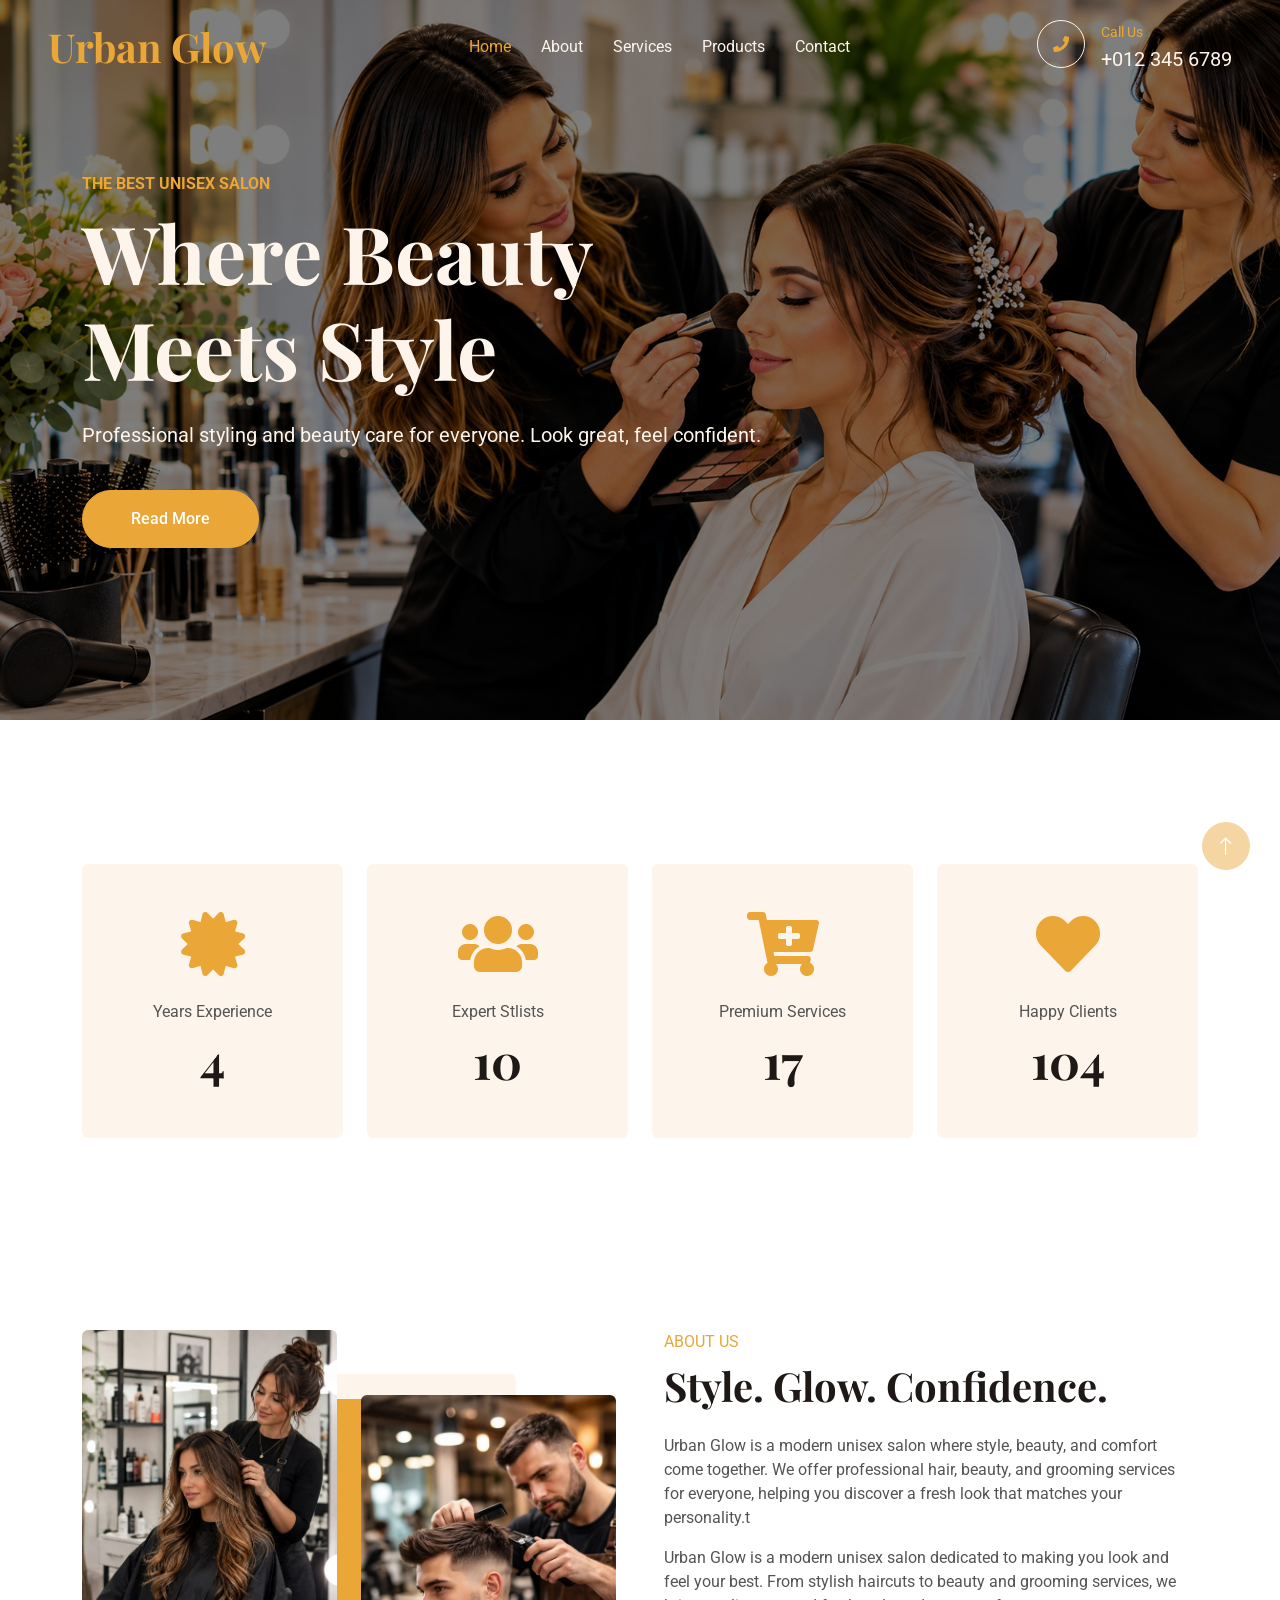
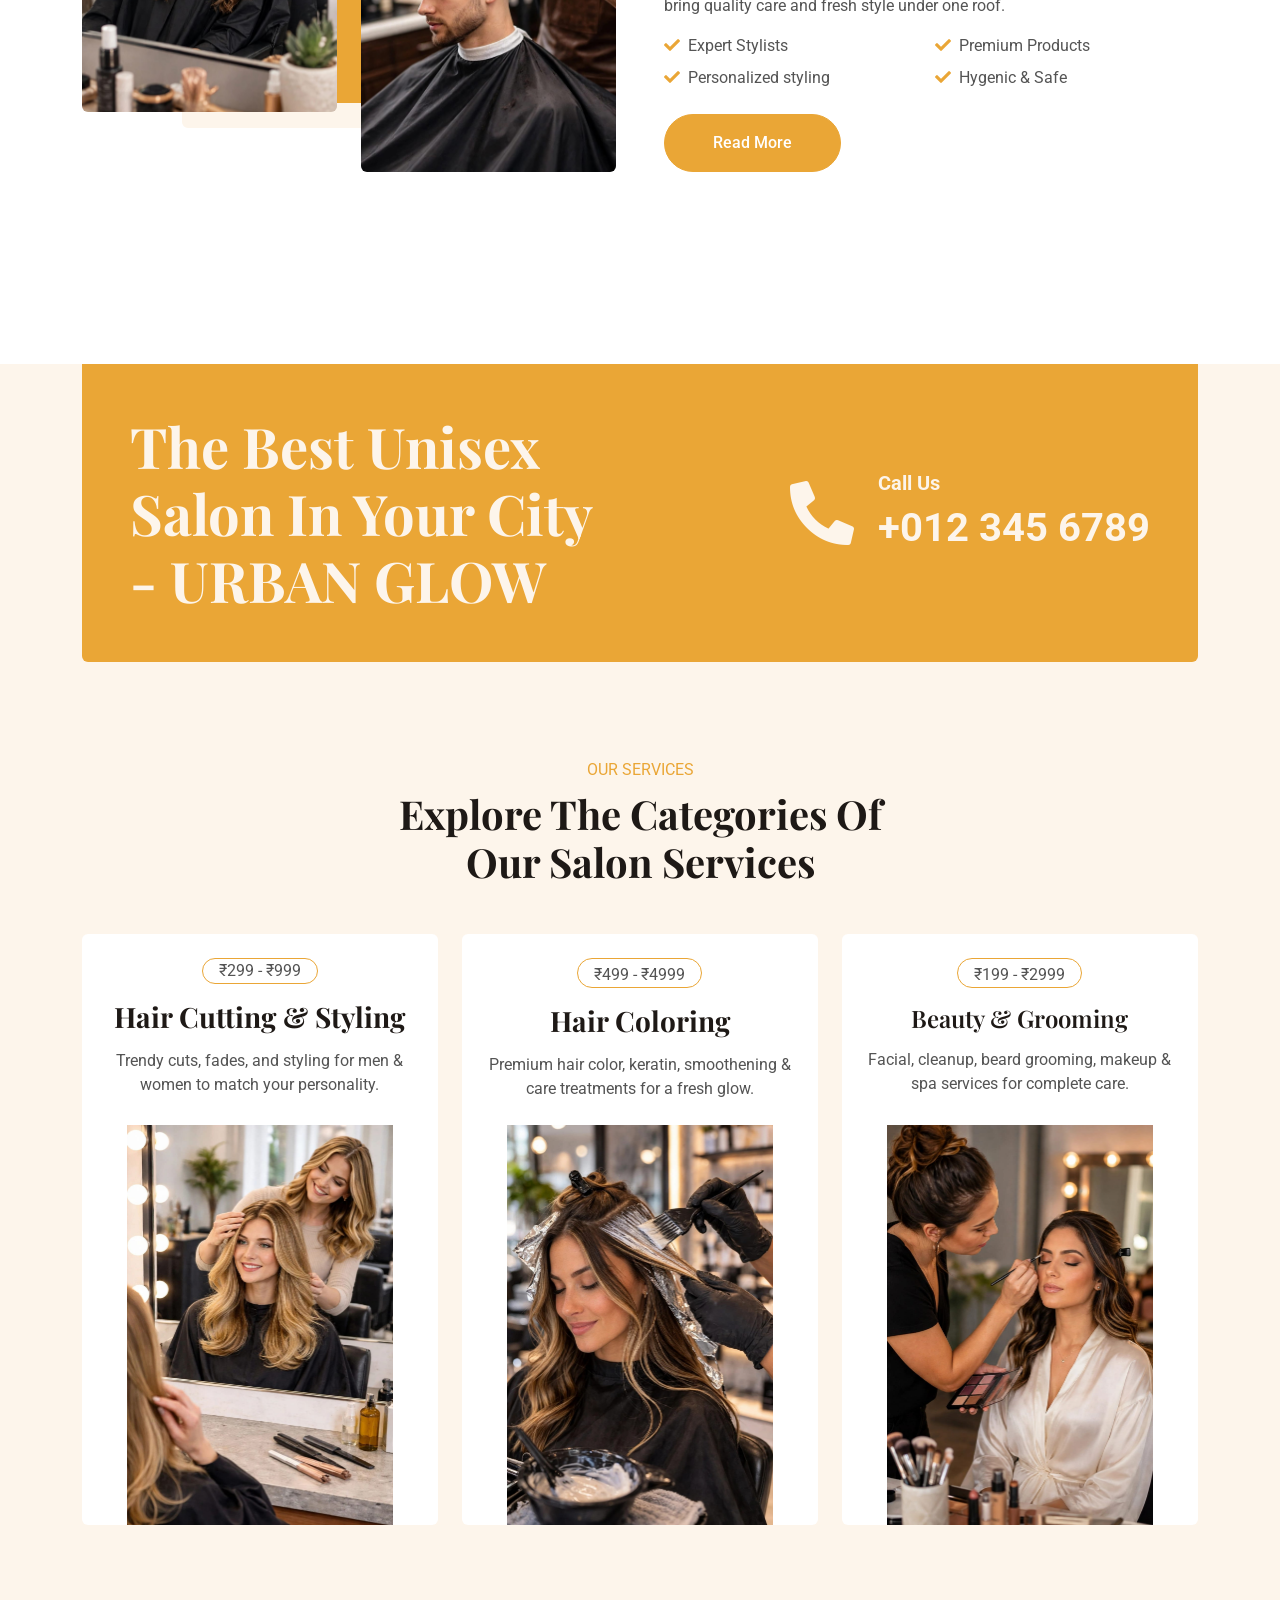
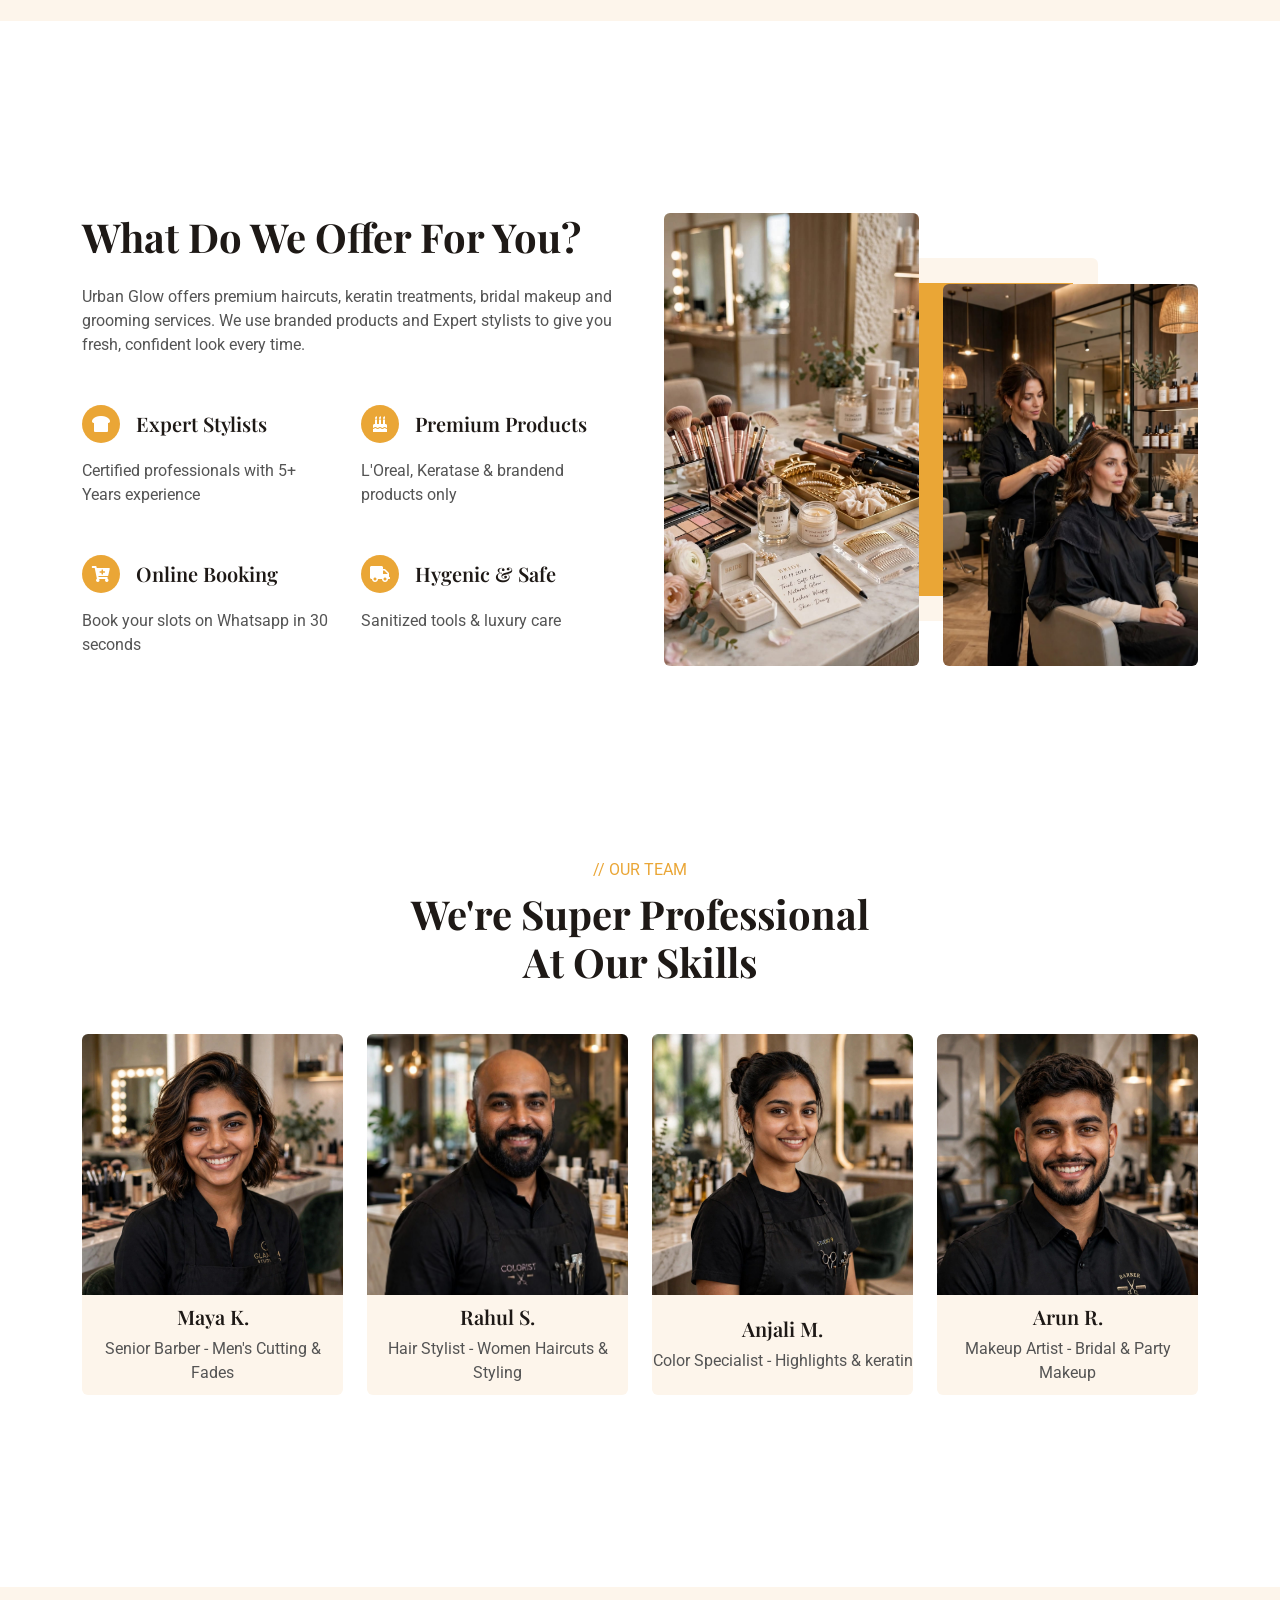
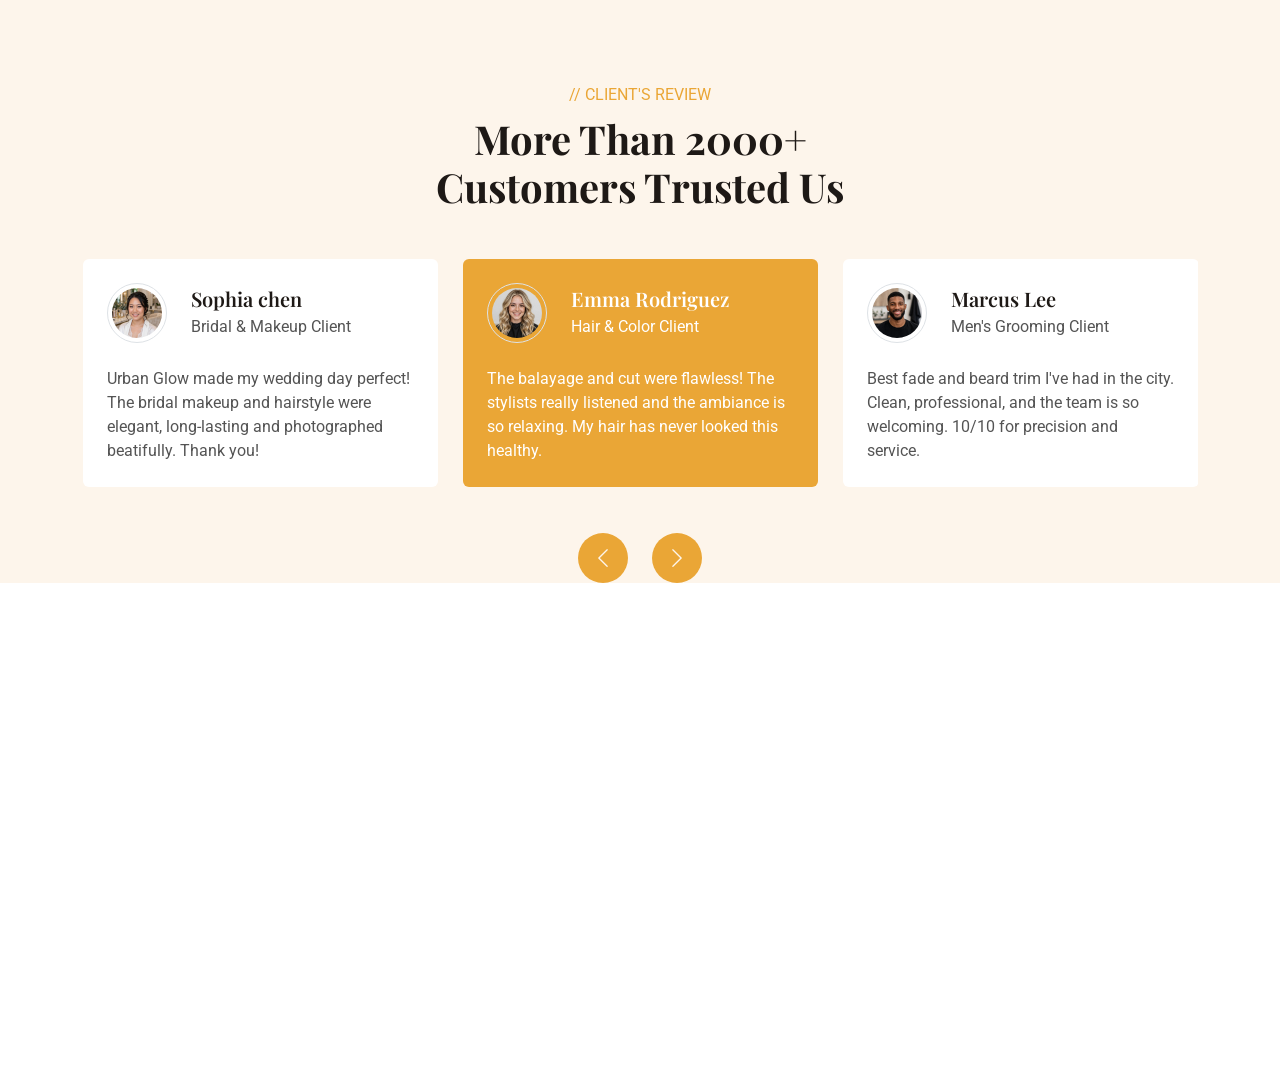
<file: index.html>
<!DOCTYPE html>
<html lang="en">

<head>
    <meta charset="utf-8">
    <title>Urban Glow Salon - Website</title>
    <meta content="width=device-width, initial-scale=1.0" name="viewport">
    <meta content="" name="keywords">
    <meta content="" name="description">

    <!-- Favicon -->
    <link href="img/favicon.ico" rel="icon">

    <!-- Google Web Fonts -->
    <link rel="preconnect" href="https://fonts.googleapis.com">
    <link rel="preconnect" href="https://fonts.gstatic.com" crossorigin>
    <link href="https://fonts.googleapis.com/css2?family=Roboto:wght@400;500&family=Playfair+Display:wght@600;700&display=swap" rel="stylesheet"> 

    <!-- Icon Font Stylesheet -->
    <link href="https://cdnjs.cloudflare.com/ajax/libs/font-awesome/5.10.0/css/all.min.css" rel="stylesheet">
    <link href="https://cdn.jsdelivr.net/npm/bootstrap-icons@1.4.1/font/bootstrap-icons.css" rel="stylesheet">

    <!-- Libraries Stylesheet -->
    <link href="lib/animate/animate.min.css" rel="stylesheet">
    <link href="lib/owlcarousel/assets/owl.carousel.min.css" rel="stylesheet">

    <!-- Customized Bootstrap Stylesheet -->
    <link href="css/bootstrap.min.css" rel="stylesheet">

    <!-- Template Stylesheet -->
    <link href="css/style.css" rel="stylesheet">
</head>

<body>
    <!-- Spinner Start -->
    <div id="spinner" class="show bg-white position-fixed translate-middle w-100 vh-100 top-50 start-50 d-flex align-items-center justify-content-center">
        <div class="spinner-grow text-primary" role="status"></div>
    </div>
    <!-- Spinner End -->


    <!-- Topbar Start -->
    <!-- <div class="container-fluid top-bar bg-dark text-light px-0 wow fadeIn" data-wow-delay="0.1s">
        <div class="row gx-0 align-items-center d-none d-lg-flex">
            <div class="col-lg-6 px-5 text-start">
                <ol class="breadcrumb mb-0">
                    <li class="breadcrumb-item"><a class="small text-light" href="#">Home</a></li>
                    <li class="breadcrumb-item"><a class="small text-light" href="#">Career</a></li>
                    <li class="breadcrumb-item"><a class="small text-light" href="#">Terms</a></li>
                    <li class="breadcrumb-item"><a class="small text-light" href="#">Privacy</a></li>
                </ol>
            </div>
            <div class="col-lg-6 px-5 text-end">
                <small>Follow us:</small>
                <div class="h-100 d-inline-flex align-items-center">
                    <a class="btn-lg-square text-primary border-end rounded-0" href=""><i class="fab fa-facebook-f"></i></a>
                    <a class="btn-lg-square text-primary border-end rounded-0" href=""><i class="fab fa-twitter"></i></a>
                    <a class="btn-lg-square text-primary border-end rounded-0" href=""><i class="fab fa-linkedin-in"></i></a>
                    <a class="btn-lg-square text-primary pe-0" href=""><i class="fab fa-instagram"></i></a>
                </div>
            </div>
        </div>
    </div> -->
    <!-- Topbar End -->


    <!-- Navbar Start -->
    <nav class="navbar navbar-expand-lg navbar-dark fixed-top py-lg-0 px-lg-5 wow fadeIn" data-wow-delay="0.1s">
        <a href="index.html" class="navbar-brand ms-4 ms-lg-0">
            <h1 class="text-primary m-0">Urban Glow</h1>
        </a>
        <button type="button" class="navbar-toggler me-4" data-bs-toggle="collapse" data-bs-target="#navbarCollapse">
            <span class="navbar-toggler-icon"></span>
        </button>
        <div class="collapse navbar-collapse" id="navbarCollapse">
            <div class="navbar-nav mx-auto p-4 p-lg-0">
                <a href="index.html" class="nav-item nav-link active">Home</a>
                <a href="about.html" class="nav-item nav-link">About</a>
                <a href="service.html" class="nav-item nav-link">Services</a>
                <a href="product.html" class="nav-item nav-link">Products</a>
                <!-- <div class="nav-item dropdown">
                    <a href="#" class="nav-link dropdown-toggle" data-bs-toggle="dropdown">Pages</a>
                    <div class="dropdown-menu m-0">
                        <a href="team.html" class="dropdown-item">Our Team</a>
                        <a href="testimonial.html" class="dropdown-item">Testimonial</a>
                        <a href="404.html" class="dropdown-item">404 Page</a>
                    </div>
                </div> -->
                <a href="contact.html" class="nav-item nav-link">Contact</a>
            </div>
            <div class=" d-none d-lg-flex">
                <div class="flex-shrink-0 btn-lg-square border border-light rounded-circle">
                    <i class="fa fa-phone text-primary"></i>
                </div>
                <div class="ps-3">
                    <small class="text-primary mb-0">Call Us</small>
                    <p class="text-light fs-5 mb-0">+012 345 6789</p>
                </div>
            </div>
        </div>
    </nav>
    <!-- Navbar End -->


    <!-- Carousel Start -->
    <div class="container-fluid p-0 pb-5 wow fadeIn" data-wow-delay="0.1s">
        <div class="owl-carousel header-carousel position-relative">
            <div class="owl-carousel-item position-relative">
                <img class="img-fluid" src="img/backgroundimg1.png" alt="">
                <div class="owl-carousel-inner">
                    <div class="container">
                        <div class="row justify-content-start">
                            <div class="col-lg-8">
                                <p class="text-primary text-uppercase fw-bold mb-2"> The Best Unisex Salon</p>
                                <h1 class="display-1 text-light mb-4 animated slideInDown">Where Beauty Meets Style</h1>
                                <p class="text-light fs-5 mb-4 pb-3">Professional styling and beauty care for everyone. Look great, feel confident.</p>
                                <a href="" class="btn btn-primary rounded-pill py-3 px-5">Read More</a>
                            </div>
                        </div>
                    </div>
                </div>
            </div>
            <!-- <div class="owl-carousel-item position-relative">
                <img class="img-fluid" src="img/carousel-2.jpg" alt="">
                <div class="owl-carousel-inner">
                    <div class="container">
                        <div class="row justify-content-start">
                            <div class="col-lg-8">
                                <p class="text-primary text-uppercase fw-bold mb-2">// The Best Bakery</p>
                                <h1 class="display-1 text-light mb-4 animated slideInDown">We Bake With Passion</h1>
                                <p class="text-light fs-5 mb-4 pb-3">Vero elitr justo clita lorem. Ipsum dolor sed stet sit diam rebum ipsum.</p>
                                <a href="" class="btn btn-primary rounded-pill py-3 px-5">Read More</a>
                            </div>
                        </div>
                    </div>
                </div>
            </div> -->
        </div>
    </div>
    <!-- Carousel End -->


    <!-- Facts Start -->
    <div class="container-fluid py-6">
        <div class="container">
            <div class="row g-4">
                <div class="col-lg-3 col-md-6 wow fadeIn" data-wow-delay="0.1s">
                    <div class="fact-item bg-light rounded text-center h-100 p-5">
                        <i class="fa fa-certificate fa-4x text-primary mb-4"></i>
                        <p class="mb-2">Years Experience</p>
                        <h1 class="display-5 mb-0" data-toggle="counter-up">10</h1>
                    </div>
                </div>
                <div class="col-lg-3 col-md-6 wow fadeIn" data-wow-delay="0.3s">
                    <div class="fact-item bg-light rounded text-center h-100 p-5">
                        <i class="fa fa-users fa-4x text-primary mb-4"></i>
                        <p class="mb-2">Expert Stlists</p>
                        <h1 class="display-5 mb-0" data-toggle="counter-up">25</h1>
                    </div>
                </div>
                <div class="col-lg-3 col-md-6 wow fadeIn" data-wow-delay="0.5s">
                    <div class="fact-item bg-light rounded text-center h-100 p-5">
                        <i class="fa fa-cart-plus fa-4x text-primary mb-4"></i>
                        <p class="mb-2">Premium Services</p>
                        <h1 class="display-5 mb-0" data-toggle="counter-up">40</h1>
                    </div>
                </div>
                <div class="col-lg-3 col-md-6 wow fadeIn" data-wow-delay="0.7s">
                    <div class="fact-item bg-light rounded text-center h-100 p-5">
                        <i class="fa fa-heart fa-4x text-primary mb-4"></i>
                        <p class="mb-2">Happy Clients</p>
                        <h1 class="display-5 mb-0" data-toggle="counter-up">250</h1>
                    </div>
                </div>
            </div>
        </div>
    </div>
    <!-- Facts End -->


    <!-- About Start -->
    <div class="container-fluid py-6">
        <div class="container">
            <div class="row g-5">
                <div class="col-lg-6 wow fadeInUp" data-wow-delay="0.1s">
                    <div class="row img-twice position-relative h-100">
                        <div class="col-6">
                            <img class="img-fluid rounded" src="img/girl1.jpeg" alt="">
                        </div>
                        <div class="col-6 align-self-end">
                            <img class="img-fluid rounded" src="img/men1.jpeg" alt="">
                        </div>
                    </div>
                </div>
                <div class="col-lg-6 wow fadeInUp" data-wow-delay="0.5s">
                    <div class="h-100">
                        <p class="text-primary text-uppercase mb-2">About Us</p>
                        <h1 class="display-6 mb-4">Style. Glow. Confidence.</h1>

                        <p>Urban Glow is a modern unisex salon where style, beauty, and comfort come together. We offer professional hair, beauty, and grooming services for everyone, helping you discover a fresh look that matches your personality.t</p>

                        <p>Urban Glow is a modern unisex salon dedicated to making you look and feel your best. From stylish haircuts to beauty and grooming services, we bring quality care and fresh style under one roof.</p>

                        <div class="row g-2 mb-4">
                            <div class="col-sm-6">
                                <i class="fa fa-check text-primary me-2"></i>Expert Stylists
                            </div>
                            <div class="col-sm-6">
                                <i class="fa fa-check text-primary me-2"></i>Premium Products
                            </div>
                            <div class="col-sm-6">
                                <i class="fa fa-check text-primary me-2"></i>Personalized styling
                            </div>
                            <div class="col-sm-6">
                                <i class="fa fa-check text-primary me-2"></i>Hygenic & Safe
                            </div>
                        </div>
                        <a class="btn btn-primary rounded-pill py-3 px-5" href="">Read More</a>
                    </div>
                </div>
            </div>
        </div>
    </div>
    <!-- About End -->


    <!-- Product Start -->
    <div class="container-fluid bg-light my-6 py-6 pt-0">
        <div class="container">
            <div class="bg-primary text-light rounded-bottom p-5 my-6 mt-0 wow fadeInUp" data-wow-delay="0.1s">
                <div class="row g-4 align-items-center">
                    <div class="col-lg-6">
                        <h1 class="display-4 text-light mb-0">The Best Unisex Salon In Your City - URBAN GLOW</h1>
                    </div>
                    <div class="col-lg-6 text-lg-end">
                        <div class="d-inline-flex align-items-center text-start">
                            <i class="fa fa-phone-alt fa-4x flex-shrink-0"></i>
                            <div class="ms-4">
                                <p class="fs-5 fw-bold mb-0">Call Us</p>
                                <p class="fs-1 fw-bold mb-0">+012 345 6789</p>
                            </div>
                        </div>
                    </div>
                </div>
            </div>
            <div class="text-center mx-auto mb-5 wow fadeInUp" data-wow-delay="0.1s" style="max-width: 500px;">
                <p class="text-primary text-uppercase mb-2">Our Services</p>
                <h1 class="display-6 mb-4">Explore The Categories Of Our Salon Services</h1>
            </div>
            <div class="row g-4">
                <div class="col-lg-4 col-md-6 wow fadeInUp" data-wow-delay="0.1s">
                    <div class="product-item d-flex flex-column bg-white rounded overflow-hidden h-100">
                        <div class="text-center p-4">
                            <div class="d-inline-block border border-primary rounded-pill px-3 mb-3">₹299 - ₹999</div>
                            <h3 class="mb-3">Hair Cutting & Styling</h3>
                            <span>Trendy cuts, fades, and styling for men & women to match your personality.</span>
                        </div>
                        <div class="position-relative mt-auto">
    <img class="img-fluid salon-img" src="img/girl2.jpeg" alt="Salon">
    
    <div class="product-overlay">
        <a class="btn btn-lg-square btn-outline-light rounded-circle" href="">
            <i class="fa fa-eye text-primary"></i>
        </a>
    </div>
</div>
<style>
    .salon-img {
    width: 100%;
    height: 400px;
    object-fit: contain;
    display: block;
}
</style>
                    </div>
                </div>
                <div class="col-lg-4 col-md-6 wow fadeInUp" data-wow-delay="0.3s">
                    <div class="product-item d-flex flex-column bg-white rounded overflow-hidden h-100">
                        <div class="text-center p-4">
                            <div class="d-inline-block border border-primary rounded-pill pt-1 px-3 mb-3">₹499 - ₹4999</div>
                            <h3 class="mb-3">Hair Coloring </h3>
                            <span>Premium hair color, keratin, smoothening & care treatments for a fresh glow.</span>
                        </div>
                        <div class="position-relative mt-auto">
    <img class="img-fluid salon-img" src="img/girl3.jpeg" alt="Salon">
    
    <div class="product-overlay">
        <a class="btn btn-lg-square btn-outline-light rounded-circle" href="">
            <i class="fa fa-eye text-primary"></i>
        </a>
    </div>
</div>
                    </div>
                </div>
                <div class="col-lg-4 col-md-6 wow fadeInUp" data-wow-delay="0.5s">
                    <div class="product-item d-flex flex-column bg-white rounded overflow-hidden h-100">
                        <div class="text-center p-4">
                            <div class="d-inline-block border border-primary rounded-pill pt-1 px-3 mb-3">₹199 - ₹2999</div>
                            <h4 class="mb-3">Beauty & Grooming</h4>
                            <span>Facial, cleanup, beard grooming, makeup & spa services for complete care.</span>
                        </div>
                        <div class="position-relative mt-auto">
    <img class="img-fluid salon-img" src="img/girl4.jpeg" alt="Salon">
    
    <div class="product-overlay">
        <a class="btn btn-lg-square btn-outline-light rounded-circle" href="">
            <i class="fa fa-eye text-primary"></i>
        </a>
    </div>
</div>
                    </div>
                </div>
            </div>
        </div>
    </div>
    <!-- Product End -->


    <!-- Service Start -->
    <div class="container-fluid py-6">
        <div class="container">
            <div class="row g-5">
                <div class="col-lg-6 wow fadeInUp" data-wow-delay="0.1s">
                    <!-- <p class="text-primary text-uppercase mb-2">// Our Services</p> -->
                    <h1 class="display-6 mb-4">What Do We Offer For You?</h1>
                    <p class="mb-5">Urban Glow offers premium haircuts, keratin treatments, bridal makeup and grooming services. We use branded products and Expert stylists to give you fresh, confident look every time.</p>
                    <div class="row gy-5 gx-4">
                        <div class="col-sm-6 wow fadeIn" data-wow-delay="0.1s">
                            <div class="d-flex align-items-center mb-3">
                                <div class="flex-shrink-0 btn-square bg-primary rounded-circle me-3">
                                    <i class="fa fa-bread-slice text-white"></i>
                                </div>
                                <h5 class="mb-0">Expert Stylists</h5>
                            </div>
                            <span>Certified professionals with 5+ Years experience</span>
                        </div>
                        <div class="col-sm-6 wow fadeIn" data-wow-delay="0.2s">
                            <div class="d-flex align-items-center mb-3">
                                <div class="flex-shrink-0 btn-square bg-primary rounded-circle me-3">
                                    <i class="fa fa-birthday-cake text-white"></i>
                                </div>
                                <h5 class="mb-0">Premium Products</h5>
                            </div>
                            <span>L'Oreal, Keratase & brandend products only</span>
                        </div>
                        <div class="col-sm-6 wow fadeIn" data-wow-delay="0.3s">
                            <div class="d-flex align-items-center mb-3">
                                <div class="flex-shrink-0 btn-square bg-primary rounded-circle me-3">
                                    <i class="fa fa-cart-plus text-white"></i>
                                </div>
                                <h5 class="mb-0">Online Booking</h5>
                            </div>
                            <span>Book your slots on Whatsapp in 30 seconds</span>
                        </div>
                        <div class="col-sm-6 wow fadeIn" data-wow-delay="0.4s">
                            <div class="d-flex align-items-center mb-3">
                                <div class="flex-shrink-0 btn-square bg-primary rounded-circle me-3">
                                    <i class="fa fa-truck text-white"></i>
                                </div>
                                <h5 class="mb-0">Hygenic & Safe</h5>
                            </div>
                            <span>Sanitized tools & luxury care</span>
                        </div>
                    </div>
                </div>
                <div class="col-lg-6 wow fadeInUp" data-wow-delay="0.5s">
                    <div class="row img-twice position-relative h-100">
                        <div class="col-6">
                            <img class="img-fluid rounded" src="img/image1.jpeg" alt="">
                        </div>
                        <div class="col-6 align-self-end">
                            <img class="img-fluid rounded" src="img/image2.jpeg" alt="">
                        </div>
                    </div>
                </div>
            </div>
        </div>
    </div>
    <!-- Service End -->


    <!-- Team Start -->
    <div class="container-fluid py-6">
        <div class="container">
            <div class="text-center mx-auto mb-5 wow fadeInUp" data-wow-delay="0.1s" style="max-width: 500px;">
                <p class="text-primary text-uppercase mb-2">// Our Team</p>
                <h1 class="display-6 mb-4">We're Super Professional At Our Skills</h1>
            </div>
            <div class="row g-4">
                <div class="col-lg-3 col-md-6 wow fadeInUp" data-wow-delay="0.1s">
                    <div class="team-item text-center rounded overflow-hidden">
                        <img class="img-fluid" src="img/image3.jpeg" alt="">
                        <div class="team-text">
                            <div class="team-title">
                                <h5>Maya K.</h5>
                                <span>Senior Barber - Men's Cutting & Fades</span>
                            </div>
                            <div class="team-social">
                                <a class="btn btn-square btn-light rounded-circle" href=""><i class="fab fa-facebook-f"></i></a>
                                <a class="btn btn-square btn-light rounded-circle" href=""><i class="fab fa-twitter"></i></a>
                                <a class="btn btn-square btn-light rounded-circle" href=""><i class="fab fa-instagram"></i></a>
                            </div>
                        </div>
                    </div>
                </div>
                <div class="col-lg-3 col-md-6 wow fadeInUp" data-wow-delay="0.3s">
                    <div class="team-item text-center rounded overflow-hidden">
                        <img class="img-fluid" src="img/image4.jpeg" alt="">
                        <div class="team-text">
                            <div class="team-title">
                                <h5>Rahul S.</h5>
                                <span>Hair Stylist - Women Haircuts & Styling </span>
                            </div>
                            <div class="team-social">
                                <a class="btn btn-square btn-light rounded-circle" href=""><i class="fab fa-facebook-f"></i></a>
                                <a class="btn btn-square btn-light rounded-circle" href=""><i class="fab fa-twitter"></i></a>
                                <a class="btn btn-square btn-light rounded-circle" href=""><i class="fab fa-instagram"></i></a>
                            </div>
                        </div>
                    </div>
                </div>
                <div class="col-lg-3 col-md-6 wow fadeInUp" data-wow-delay="0.5s">
                    <div class="team-item text-center rounded overflow-hidden">
                        <img class="img-fluid" src="img/image5.jpeg" alt="">
                        <div class="team-text">
                            <div class="team-title">
                                <h5>Anjali M.</h5>
                                <span>Color Specialist - Highlights & keratin</span>
                            </div>
                            <div class="team-social">
                                <a class="btn btn-square btn-light rounded-circle" href=""><i class="fab fa-facebook-f"></i></a>
                                <a class="btn btn-square btn-light rounded-circle" href=""><i class="fab fa-twitter"></i></a>
                                <a class="btn btn-square btn-light rounded-circle" href=""><i class="fab fa-instagram"></i></a>
                            </div>
                        </div>
                    </div>
                </div>
                <div class="col-lg-3 col-md-6 wow fadeInUp" data-wow-delay="0.7s">
                    <div class="team-item text-center rounded overflow-hidden">
                        <img class="img-fluid" src="img/image6.jpeg" alt="">
                        <div class="team-text">
                            <div class="team-title">
                                <h5>Arun R.</h5>
                                <span>Makeup Artist - Bridal & Party Makeup</span>
                            </div>
                            <div class="team-social">
                                <a class="btn btn-square btn-light rounded-circle" href=""><i class="fab fa-facebook-f"></i></a>
                                <a class="btn btn-square btn-light rounded-circle" href=""><i class="fab fa-twitter"></i></a>
                                <a class="btn btn-square btn-light rounded-circle" href=""><i class="fab fa-instagram"></i></a>
                            </div>
                        </div>
                    </div>
                </div>
            </div>
        </div>
    </div>
    <!-- Team End -->


    <!-- Testimonial Start -->
    <div class="container-fluid bg-light my-6 py-6 pb-0">
        <div class="container">
            <div class="text-center mx-auto mb-5 wow fadeInUp" data-wow-delay="0.1s" style="max-width: 500px;">
                <p class="text-primary text-uppercase mb-2">// Client's Review</p>
                <h1 class="display-6 mb-4">More Than 2000+ Customers Trusted Us</h1>
            </div>
            <div class="owl-carousel testimonial-carousel wow fadeInUp" data-wow-delay="0.1s">
                <div class="testimonial-item bg-white rounded p-4">
                    <div class="d-flex align-items-center mb-4">
                        <img class="flex-shrink-0 rounded-circle border p-1" src="img/emma.jpeg" alt="">
                        <div class="ms-4">
                            <h5 class="mb-1">Emma Rodriguez</h5>
                            <span>Hair & Color Client </span>
                        </div>
                    </div>
                    <p class="mb-0">The balayage and cut were flawless! The stylists really listened and the ambiance is so relaxing. My hair has never looked this healthy.</p>
                </div>
                <div class="testimonial-item bg-white rounded p-4">
                    <div class="d-flex align-items-center mb-4">
                        <img class="flex-shrink-0 rounded-circle border p-1" src="img/marcus.jpeg" alt="">
                        <div class="ms-4">
                            <h5 class="mb-1">Marcus Lee</h5>
                            <span>Men's Grooming Client</span>
                        </div>
                    </div>
                    <p class="mb-0">Best fade and beard trim I've had in the city. Clean, professional, and the team is so welcoming. 10/10 for precision and service.</p>
                </div>
                <div class="testimonial-item bg-white rounded p-4">
                    <div class="d-flex align-items-center mb-4">
                        <img class="flex-shrink-0 rounded-circle border p-1" src="img/priya.jpeg" alt="">
                        <div class="ms-4">
                            <h5 class="mb-1">Priya Sharma</h5>
                            <span>Spa & Skincare Client</span>
                        </div>
                    </div>
                    <fp class="mb-0">Urban Glow made my wedding day perfect! The bridal makeup and hairstyle were elegant, long-lasting and photographed beatifully. Thank you!</p>
                </div>
                <div class="testimonial-item bg-white rounded p-4">
                    <div class="d-flex align-items-center mb-4">
                        <img class="flex-shrink-0 rounded-circle border p-1" src="img/sophia.jpeg" alt="">
                        <div class="ms-4">
                            <h5 class="mb-1">Sophia chen</h5>
                            <span>Bridal & Makeup Client</span>
                        </div>
                    </div>
                    <p class="mb-0">Urban Glow made my wedding day perfect! The bridal makeup and hairstyle were elegant, long-lasting and photographed beatifully. Thank you!</p>
                </div>
            </div>
            <!-- <div class="bg-primary text-light rounded-top p-5 my-6 mb-0 wow fadeInUp" data-wow-delay="0.1s">
                <div class="row align-items-center">
                    <div class="col-md-6">
                        <h1 class="display-4 text-light mb-0">Subscribe Our Newsletter</h1>
                    </div>
                    <div class="col-md-6 text-md-end">
                        <div class="position-relative">
                            <input class="form-control bg-transparent border-light w-100 py-3 ps-4 pe-5" type="text" placeholder="Your email">
                            <button type="button" class="btn btn-dark py-2 px-3 position-absolute top-0 end-0 mt-2 me-2">SignUp</button>
                        </div>
                    </div>
                </div>
            </div> -->
        </div>
    </div>
    <!-- Testimonial End -->


    <!-- Footer Start -->
    <div class="container-fluid bg-dark text-light footer my-6 mb-0 py-5 wow fadeIn" data-wow-delay="0.1s">
        <div class="container py-5">
            <div class="row g-5">
                <div class="col-lg-3 col-md-6">
                    <h4 class="text-light mb-4">Office Address</h4>
                    <p class="mb-2"><i class="fa fa-map-marker-alt me-3"></i>123 Street, New York, USA</p>
                    <p class="mb-2"><i class="fa fa-phone-alt me-3"></i>+012 345 67890</p>
                    <p class="mb-2"><i class="fa fa-envelope me-3"></i>info@example.com</p>
                    <div class="d-flex pt-2">
                        <a class="btn btn-square btn-outline-light rounded-circle me-1" href=""><i class="fab fa-twitter"></i></a>
                        <a class="btn btn-square btn-outline-light rounded-circle me-1" href=""><i class="fab fa-facebook-f"></i></a>
                        <a class="btn btn-square btn-outline-light rounded-circle me-1" href=""><i class="fab fa-youtube"></i></a>
                        <a class="btn btn-square btn-outline-light rounded-circle me-0" href=""><i class="fab fa-linkedin-in"></i></a>
                    </div>
                </div>
                <div class="col-lg-3 col-md-6">
                    <h4 class="text-light mb-4">Quick Links</h4>
                    <a class="btn btn-link" href="">About Us</a>
                    <a class="btn btn-link" href="">Contact Us</a>
                    <a class="btn btn-link" href="">Our Services</a>
                    <a class="btn btn-link" href="">Terms & Condition</a>
                    <a class="btn btn-link" href="">Support</a>
                </div>
                <div class="col-lg-3 col-md-6">
                    <h4 class="text-light mb-4">Quick Links</h4>
                    <a class="btn btn-link" href="">About Us</a>
                    <a class="btn btn-link" href="">Contact Us</a>
                    <a class="btn btn-link" href="">Our Services</a>
                    <a class="btn btn-link" href="">Terms & Condition</a>
                    <a class="btn btn-link" href="">Support</a>
                </div>
                <div class="col-lg-3 col-md-6">
                    <h4 class="text-light mb-4">Photo Gallery</h4>
                    <div class="row g-2">
                        <div class="col-4">
                            <img class="img-fluid bg-light rounded p-1" src="img/image1.jpg" alt="Image">
                        </div>
                        <div class="col-4">
                            <img class="img-fluid bg-light rounded p-1" src="img/image2.jpg" alt="Image">
                        </div>
                        <div class="col-4">
                            <img class="img-fluid bg-light rounded p-1" src="img/image3.jpg" alt="Image">
                        </div>
                        <div class="col-4">
                            <img class="img-fluid bg-light rounded p-1" src="img/image4.jpg" alt="Image">
                        </div>
                        <div class="col-4">
                            <img class="img-fluid bg-light rounded p-1" src="img/image5.jpg" alt="Image">
                        </div>
                        <div class="col-4">
                            <img class="img-fluid bg-light rounded p-1" src="img/image6.jpg" alt="Image">
                        </div>
                    </div>
                </div>
            </div>
        </div>
    </div>
    <!-- Footer End -->


    <!-- Copyright Start -->
    <!-- <div class="container-fluid copyright text-light py-4 wow fadeIn" data-wow-delay="0.1s">
        <div class="container">
            <div class="row">
                <div class="col-md-6 text-center text-md-start mb-3 mb-md-0">
                    &copy; <a href="#">Your Site Name</a>, All Right Reserved.
                </div>
                <div class="col-md-6 text-center text-md-end"> -->
                    <!--/*** The author’s attribution link below must remain intact on your website. ***/-->
                    <!--/*** If you wish to remove this credit link, please purchase the Pro Version from https://htmlcodex.com/downloading/?item=2449 ***/-->
                    <!-- Designed By <a href="https://htmlcodex.com">HTML Codex</a>
                </div>
            </div>
        </div>
    </div> -->
    <!-- Copyright End -->


    <!-- Back to Top -->
    <a href="#" class="btn btn-lg btn-primary btn-lg-square rounded-circle back-to-top"><i class="bi bi-arrow-up"></i></a>


    <!-- JavaScript Libraries -->
    <script src="https://code.jquery.com/jquery-3.4.1.min.js"></script>
    <script src="https://cdn.jsdelivr.net/npm/bootstrap@5.0.0/dist/js/bootstrap.bundle.min.js"></script>
    <script src="lib/wow/wow.min.js"></script>
    <script src="lib/easing/easing.min.js"></script>
    <script src="lib/waypoints/waypoints.min.js"></script>
    <script src="lib/counterup/counterup.min.js"></script>
    <script src="lib/owlcarousel/owl.carousel.min.js"></script>

    <!-- Template Javascript -->
    <script src="js/main.js"></script>
</body>

</html>
</file>
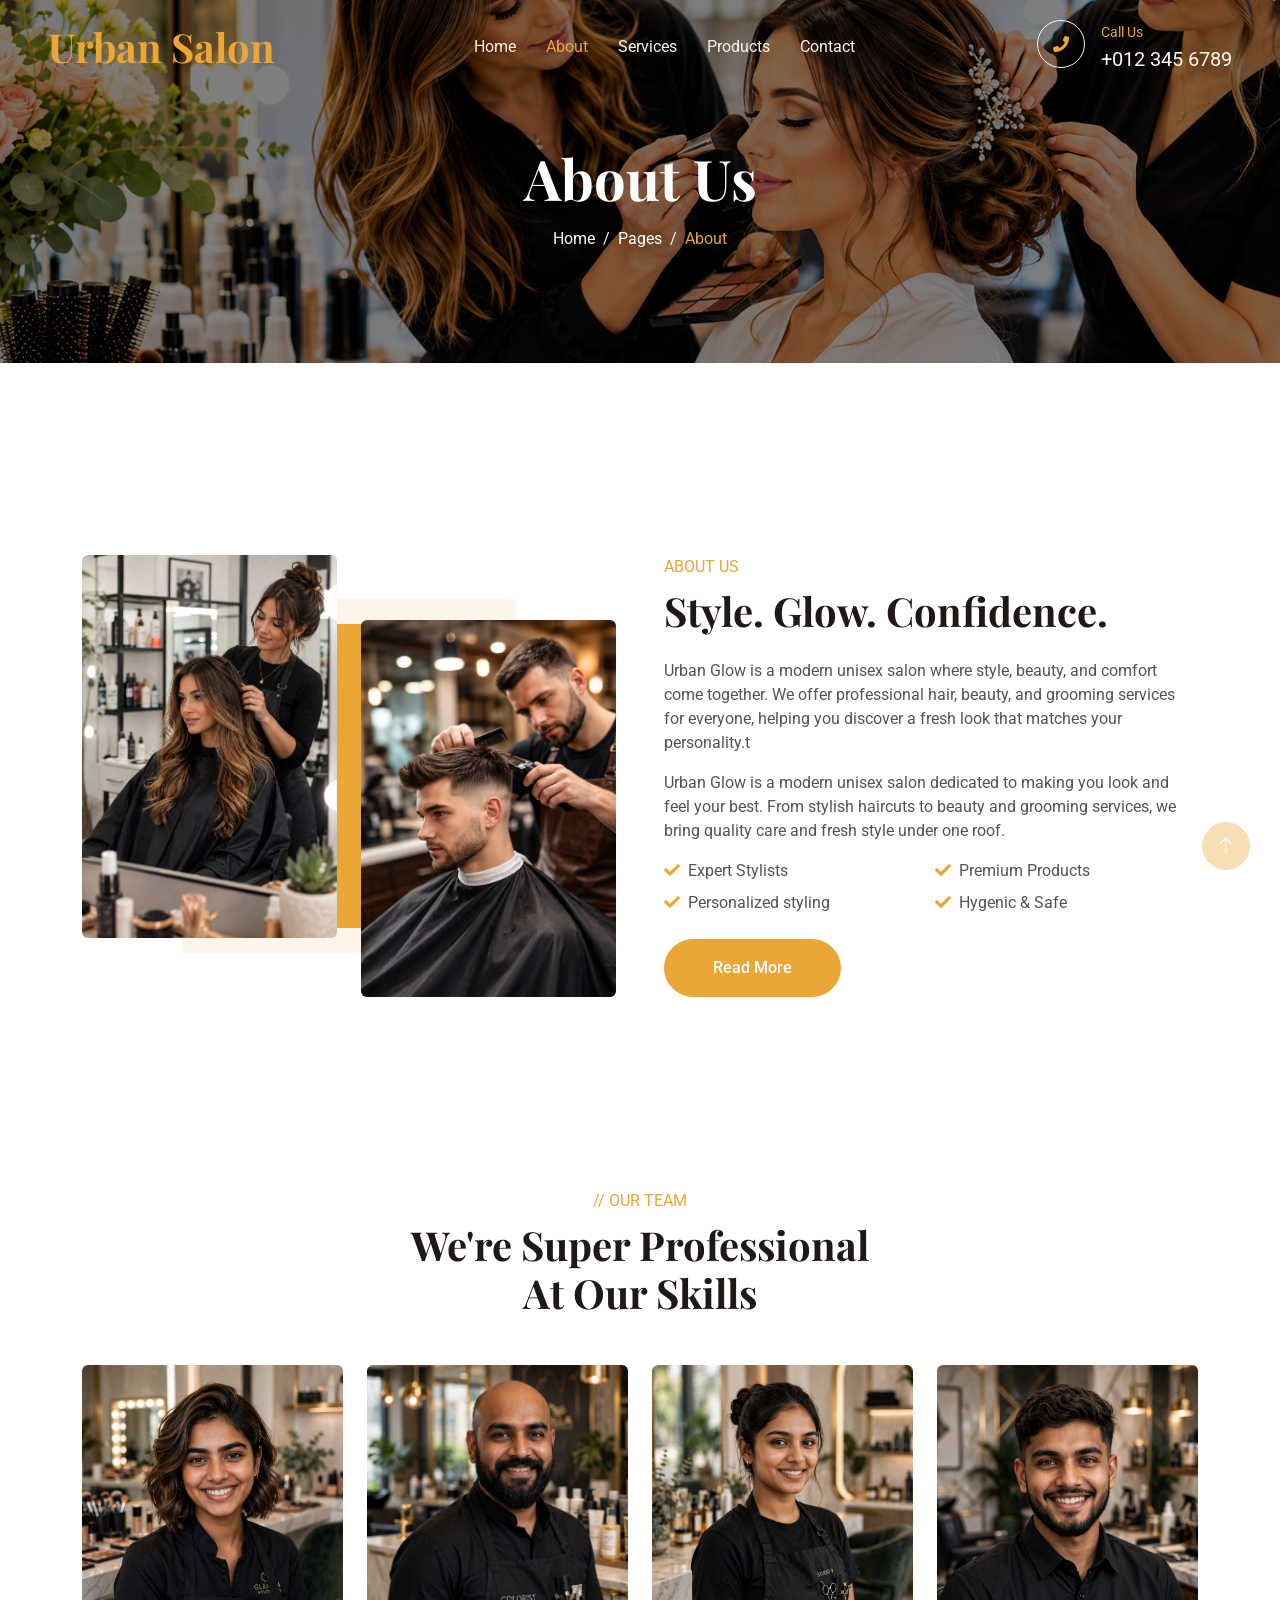
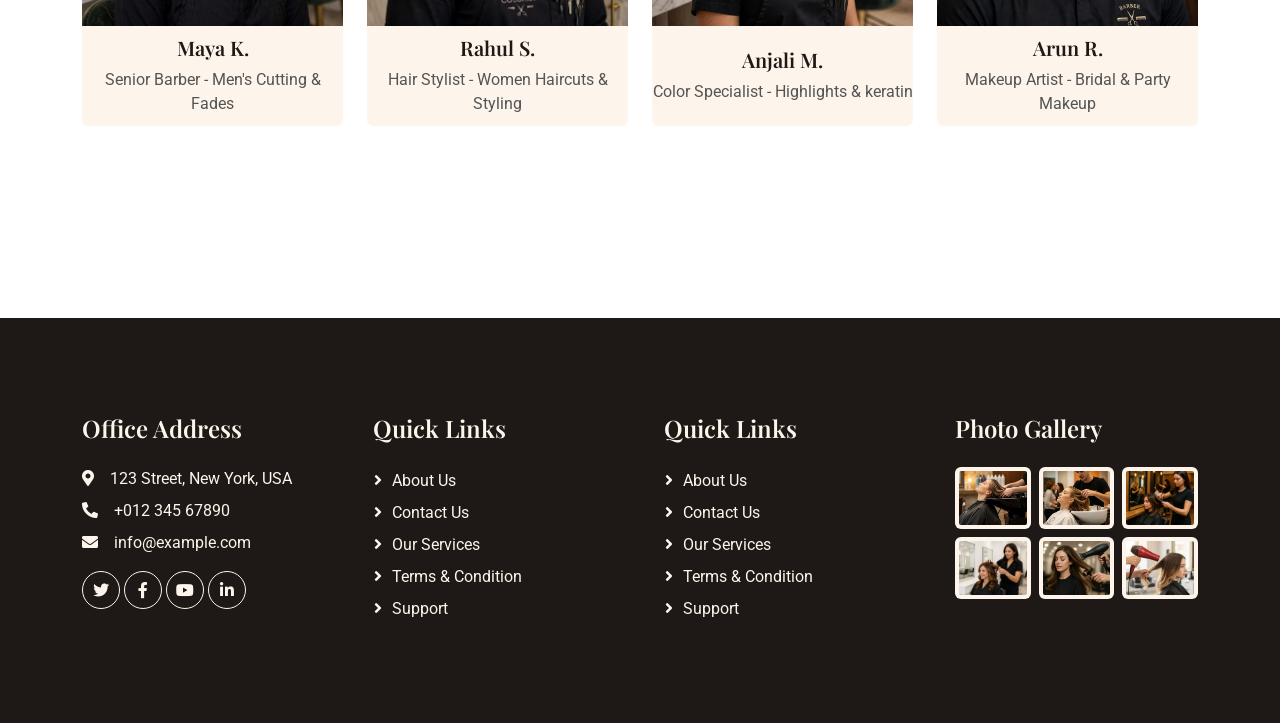
<file: about.html>
<!DOCTYPE html>
<html lang="en">

<head>
    <meta charset="utf-8">
    <title>Urban-Glow Salon-about-page</title>
    <meta content="width=device-width, initial-scale=1.0" name="viewport">
    <meta content="" name="keywords">
    <meta content="" name="description">

    <!-- Favicon -->
    <link href="img/favicon.ico" rel="icon">

    <!-- Google Web Fonts -->
    <link rel="preconnect" href="https://fonts.googleapis.com">
    <link rel="preconnect" href="https://fonts.gstatic.com" crossorigin>
    <link href="https://fonts.googleapis.com/css2?family=Roboto:wght@400;500&family=Playfair+Display:wght@600;700&display=swap" rel="stylesheet"> 

    <!-- Icon Font Stylesheet -->
    <link href="https://cdnjs.cloudflare.com/ajax/libs/font-awesome/5.10.0/css/all.min.css" rel="stylesheet">
    <link href="https://cdn.jsdelivr.net/npm/bootstrap-icons@1.4.1/font/bootstrap-icons.css" rel="stylesheet">

    <!-- Libraries Stylesheet -->
    <link href="lib/animate/animate.min.css" rel="stylesheet">
    <link href="lib/owlcarousel/assets/owl.carousel.min.css" rel="stylesheet">

    <!-- Customized Bootstrap Stylesheet -->
    <link href="css/bootstrap.min.css" rel="stylesheet">

    <!-- Template Stylesheet -->
    <link href="css/style.css" rel="stylesheet">
</head>

<body>
    <!-- Spinner Start -->
    <div id="spinner" class="show bg-white position-fixed translate-middle w-100 vh-100 top-50 start-50 d-flex align-items-center justify-content-center">
        <div class="spinner-grow text-primary" role="status"></div>
    </div>
    <!-- Spinner End -->


    <!-- Topbar Start -->
    <!-- <div class="container-fluid top-bar bg-dark text-light px-0 wow fadeIn" data-wow-delay="0.1s">
        <div class="row gx-0 align-items-center d-none d-lg-flex">
            <div class="col-lg-6 px-5 text-start">
                <ol class="breadcrumb mb-0">
                    <li class="breadcrumb-item"><a class="small text-light" href="#">Home</a></li>
                    <li class="breadcrumb-item"><a class="small text-light" href="#">Career</a></li>
                    <li class="breadcrumb-item"><a class="small text-light" href="#">Terms</a></li>
                    <li class="breadcrumb-item"><a class="small text-light" href="#">Privacy</a></li>
                </ol>
            </div>
            <div class="col-lg-6 px-5 text-end">
                <small>Follow us:</small>
                <div class="h-100 d-inline-flex align-items-center">
                    <a class="btn-lg-square text-primary border-end rounded-0" href=""><i class="fab fa-facebook-f"></i></a>
                    <a class="btn-lg-square text-primary border-end rounded-0" href=""><i class="fab fa-twitter"></i></a>
                    <a class="btn-lg-square text-primary border-end rounded-0" href=""><i class="fab fa-linkedin-in"></i></a>
                    <a class="btn-lg-square text-primary pe-0" href=""><i class="fab fa-instagram"></i></a>
                </div>
            </div>
        </div>
    </div> -->
    <!-- Topbar End -->


    <!-- Navbar Start -->
    <nav class="navbar navbar-expand-lg navbar-dark fixed-top py-lg-0 px-lg-5 wow fadeIn" data-wow-delay="0.1s">
        <a href="index.html" class="navbar-brand ms-4 ms-lg-0">
            <h1 class="text-primary m-0">Urban Salon</h1>
        </a>
        <button type="button" class="navbar-toggler me-4" data-bs-toggle="collapse" data-bs-target="#navbarCollapse">
            <span class="navbar-toggler-icon"></span>
        </button>
        <div class="collapse navbar-collapse" id="navbarCollapse">
            <div class="navbar-nav mx-auto p-4 p-lg-0">
                <a href="index.html" class="nav-item nav-link">Home</a>
                <a href="about.html" class="nav-item nav-link active">About</a>
                <a href="service.html" class="nav-item nav-link">Services</a>
                <a href="product.html" class="nav-item nav-link">Products</a>
                <!-- <div class="nav-item dropdown">
                    <a href="#" class="nav-link dropdown-toggle" data-bs-toggle="dropdown">Pages</a>
                    <div class="dropdown-menu m-0">
                        <a href="team.html" class="dropdown-item">Our Team</a>
                        <a href="testimonial.html" class="dropdown-item">Testimonial</a>
                        <a href="404.html" class="dropdown-item">404 Page</a>
                    </div>
                </div> -->
                <a href="contact.html" class="nav-item nav-link">Contact</a>
            </div>
            <div class=" d-none d-lg-flex">
                <div class="flex-shrink-0 btn-lg-square border border-light rounded-circle">
                    <i class="fa fa-phone text-primary"></i>
                </div>
                <div class="ps-3">
                    <small class="text-primary mb-0">Call Us</small>
                    <p class="text-light fs-5 mb-0">+012 345 6789</p>
                </div>
            </div>
        </div>
    </nav>
    <!-- Navbar End -->


    <!-- Page Header Start -->
    <div class="container-fluid page-header py-6 wow fadeIn" data-wow-delay="0.1s">
        <div class="container text-center pt-5 pb-3">
            <h1 class="display-4 text-white animated slideInDown mb-3">About Us</h1>
            <nav aria-label="breadcrumb animated slideInDown">
                <ol class="breadcrumb justify-content-center mb-0">
                    <li class="breadcrumb-item"><a class="text-white" href="#">Home</a></li>
                    <li class="breadcrumb-item"><a class="text-white" href="#">Pages</a></li>
                    <li class="breadcrumb-item text-primary active" aria-current="page">About</li>
                </ol>
            </nav>
        </div>
    </div>
    <!-- Page Header End -->


    <!-- About Start -->
    <div class="container-fluid py-6">
        <div class="container">
            <div class="row g-5">
                <div class="col-lg-6 wow fadeInUp" data-wow-delay="0.1s">
                    <div class="row img-twice position-relative h-100">
                        <div class="col-6">
                            <img class="img-fluid rounded" src="img/girl1.jpeg" alt="">
                        </div>
                        <div class="col-6 align-self-end">
                            <img class="img-fluid rounded" src="img/men1.jpeg" alt="">
                        </div>
                    </div>
                </div>
                <div class="col-lg-6 wow fadeInUp" data-wow-delay="0.5s">
                    <div class="h-100">
                        <p class="text-primary text-uppercase mb-2">About Us</p>
                        <h1 class="display-6 mb-4">Style. Glow. Confidence.</h1>

                        <p>Urban Glow is a modern unisex salon where style, beauty, and comfort come together. We offer professional hair, beauty, and grooming services for everyone, helping you discover a fresh look that matches your personality.t</p>

                        <p>Urban Glow is a modern unisex salon dedicated to making you look and feel your best. From stylish haircuts to beauty and grooming services, we bring quality care and fresh style under one roof.</p>

                        <div class="row g-2 mb-4">
                            <div class="col-sm-6">
                                <i class="fa fa-check text-primary me-2"></i>Expert Stylists
                            </div>
                            <div class="col-sm-6">
                                <i class="fa fa-check text-primary me-2"></i>Premium Products
                            </div>
                            <div class="col-sm-6">
                                <i class="fa fa-check text-primary me-2"></i>Personalized styling
                            </div>
                            <div class="col-sm-6">
                                <i class="fa fa-check text-primary me-2"></i>Hygenic & Safe
                            </div>
                        </div>
                        <a class="btn btn-primary rounded-pill py-3 px-5" href="">Read More</a>
                    </div>
                </div>
            </div>
        </div>
    </div>
    <!-- About End -->


    <!-- Team Start -->
    <div class="container-fluid py-6">
        <div class="container">
            <div class="text-center mx-auto mb-5 wow fadeInUp" data-wow-delay="0.1s" style="max-width: 500px;">
                <p class="text-primary text-uppercase mb-2">// Our Team</p>
                <h1 class="display-6 mb-4">We're Super Professional At Our Skills</h1>
            </div>
            <div class="row g-4">
                <div class="col-lg-3 col-md-6 wow fadeInUp" data-wow-delay="0.1s">
                    <div class="team-item text-center rounded overflow-hidden">
                        <img class="img-fluid" src="img/image3.jpeg" alt="">
                        <div class="team-text">
                            <div class="team-title">
                                <h5>Maya K.</h5>
                                <span>Senior Barber - Men's Cutting & Fades</span>
                            </div>
                            <div class="team-social">
                                <a class="btn btn-square btn-light rounded-circle" href=""><i class="fab fa-facebook-f"></i></a>
                                <a class="btn btn-square btn-light rounded-circle" href=""><i class="fab fa-twitter"></i></a>
                                <a class="btn btn-square btn-light rounded-circle" href=""><i class="fab fa-instagram"></i></a>
                            </div>
                        </div>
                    </div>
                </div>
                <div class="col-lg-3 col-md-6 wow fadeInUp" data-wow-delay="0.3s">
                    <div class="team-item text-center rounded overflow-hidden">
                        <img class="img-fluid" src="img/image4.jpeg" alt="">
                        <div class="team-text">
                            <div class="team-title">
                                <h5>Rahul S.</h5>
                                <span>Hair Stylist - Women Haircuts & Styling </span>
                            </div>
                            <div class="team-social">
                                <a class="btn btn-square btn-light rounded-circle" href=""><i class="fab fa-facebook-f"></i></a>
                                <a class="btn btn-square btn-light rounded-circle" href=""><i class="fab fa-twitter"></i></a>
                                <a class="btn btn-square btn-light rounded-circle" href=""><i class="fab fa-instagram"></i></a>
                            </div>
                        </div>
                    </div>
                </div>
                <div class="col-lg-3 col-md-6 wow fadeInUp" data-wow-delay="0.5s">
                    <div class="team-item text-center rounded overflow-hidden">
                        <img class="img-fluid" src="img/image5.jpeg" alt="">
                        <div class="team-text">
                            <div class="team-title">
                                <h5>Anjali M.</h5>
                                <span>Color Specialist - Highlights & keratin</span>
                            </div>
                            <div class="team-social">
                                <a class="btn btn-square btn-light rounded-circle" href=""><i class="fab fa-facebook-f"></i></a>
                                <a class="btn btn-square btn-light rounded-circle" href=""><i class="fab fa-twitter"></i></a>
                                <a class="btn btn-square btn-light rounded-circle" href=""><i class="fab fa-instagram"></i></a>
                            </div>
                        </div>
                    </div>
                </div>
                <div class="col-lg-3 col-md-6 wow fadeInUp" data-wow-delay="0.7s">
                    <div class="team-item text-center rounded overflow-hidden">
                        <img class="img-fluid" src="img/image6.jpeg" alt="">
                        <div class="team-text">
                            <div class="team-title">
                                <h5>Arun R.</h5>
                                <span>Makeup Artist - Bridal & Party Makeup</span>
                            </div>
                            <div class="team-social">
                                <a class="btn btn-square btn-light rounded-circle" href=""><i class="fab fa-facebook-f"></i></a>
                                <a class="btn btn-square btn-light rounded-circle" href=""><i class="fab fa-twitter"></i></a>
                                <a class="btn btn-square btn-light rounded-circle" href=""><i class="fab fa-instagram"></i></a>
                            </div>
                        </div>
                    </div>
                </div>
            </div>
        </div>
    </div>
    <!-- Team End -->


    <!-- Footer Start -->
    <div class="container-fluid bg-dark text-light footer my-6 mb-0 py-5 wow fadeIn" data-wow-delay="0.1s">
        <div class="container py-5">
            <div class="row g-5">
                <div class="col-lg-3 col-md-6">
                    <h4 class="text-light mb-4">Office Address</h4>
                    <p class="mb-2"><i class="fa fa-map-marker-alt me-3"></i>123 Street, New York, USA</p>
                    <p class="mb-2"><i class="fa fa-phone-alt me-3"></i>+012 345 67890</p>
                    <p class="mb-2"><i class="fa fa-envelope me-3"></i>info@example.com</p>
                    <div class="d-flex pt-2">
                        <a class="btn btn-square btn-outline-light rounded-circle me-1" href=""><i class="fab fa-twitter"></i></a>
                        <a class="btn btn-square btn-outline-light rounded-circle me-1" href=""><i class="fab fa-facebook-f"></i></a>
                        <a class="btn btn-square btn-outline-light rounded-circle me-1" href=""><i class="fab fa-youtube"></i></a>
                        <a class="btn btn-square btn-outline-light rounded-circle me-0" href=""><i class="fab fa-linkedin-in"></i></a>
                    </div>
                </div>
                <div class="col-lg-3 col-md-6">
                    <h4 class="text-light mb-4">Quick Links</h4>
                    <a class="btn btn-link" href="">About Us</a>
                    <a class="btn btn-link" href="">Contact Us</a>
                    <a class="btn btn-link" href="">Our Services</a>
                    <a class="btn btn-link" href="">Terms & Condition</a>
                    <a class="btn btn-link" href="">Support</a>
                </div>
                <div class="col-lg-3 col-md-6">
                    <h4 class="text-light mb-4">Quick Links</h4>
                    <a class="btn btn-link" href="">About Us</a>
                    <a class="btn btn-link" href="">Contact Us</a>
                    <a class="btn btn-link" href="">Our Services</a>
                    <a class="btn btn-link" href="">Terms & Condition</a>
                    <a class="btn btn-link" href="">Support</a>
                </div>
                <div class="col-lg-3 col-md-6">
                    <h4 class="text-light mb-4">Photo Gallery</h4>
                    <div class="row g-2">
                        <div class="col-4">
                            <img class="img-fluid bg-light rounded p-1" src="img/image1.jpg" alt="Image">
                        </div>
                        <div class="col-4">
                            <img class="img-fluid bg-light rounded p-1" src="img/image2.jpg" alt="Image">
                        </div>
                        <div class="col-4">
                            <img class="img-fluid bg-light rounded p-1" src="img/image3.jpg" alt="Image">
                        </div>
                        <div class="col-4">
                            <img class="img-fluid bg-light rounded p-1" src="img/image4.jpg" alt="Image">
                        </div>
                        <div class="col-4">
                            <img class="img-fluid bg-light rounded p-1" src="img/image5.jpg" alt="Image">
                        </div>
                        <div class="col-4">
                            <img class="img-fluid bg-light rounded p-1" src="img/image6.jpg" alt="Image">
                        </div>
                    </div>
                </div>
            </div>
        </div>
    </div>
    <!-- Footer End -->


    <!-- Copyright Start -->
    <!-- <div class="container-fluid copyright text-light py-4 wow fadeIn" data-wow-delay="0.1s">
        <div class="container">
            <div class="row">
                <div class="col-md-6 text-center text-md-start mb-3 mb-md-0">
                    &copy; <a href="#">Your Site Name</a>, All Right Reserved.
                </div>
                <div class="col-md-6 text-center text-md-end"> -->
                    <!--/*** The author’s attribution link below must remain intact on your website. ***/-->
                    <!--/*** If you wish to remove this credit link, please purchase the Pro Version from https://htmlcodex.com/downloading/?item=2449 ***/-->
                    <!-- Designed By <a href="https://htmlcodex.com">HTML Codex</a>
                </div>
            </div>
        </div>
    </div> -->
    <!-- Copyright End -->


    <!-- Back to Top -->
    <a href="#" class="btn btn-lg btn-primary btn-lg-square rounded-circle back-to-top"><i class="bi bi-arrow-up"></i></a>


    <!-- JavaScript Libraries -->
    <script src="https://code.jquery.com/jquery-3.4.1.min.js"></script>
    <script src="https://cdn.jsdelivr.net/npm/bootstrap@5.0.0/dist/js/bootstrap.bundle.min.js"></script>
    <script src="lib/wow/wow.min.js"></script>
    <script src="lib/easing/easing.min.js"></script>
    <script src="lib/waypoints/waypoints.min.js"></script>
    <script src="lib/counterup/counterup.min.js"></script>
    <script src="lib/owlcarousel/owl.carousel.min.js"></script>

    <!-- Template Javascript -->
    <script src="js/main.js"></script>
</body>

</html>
</file>
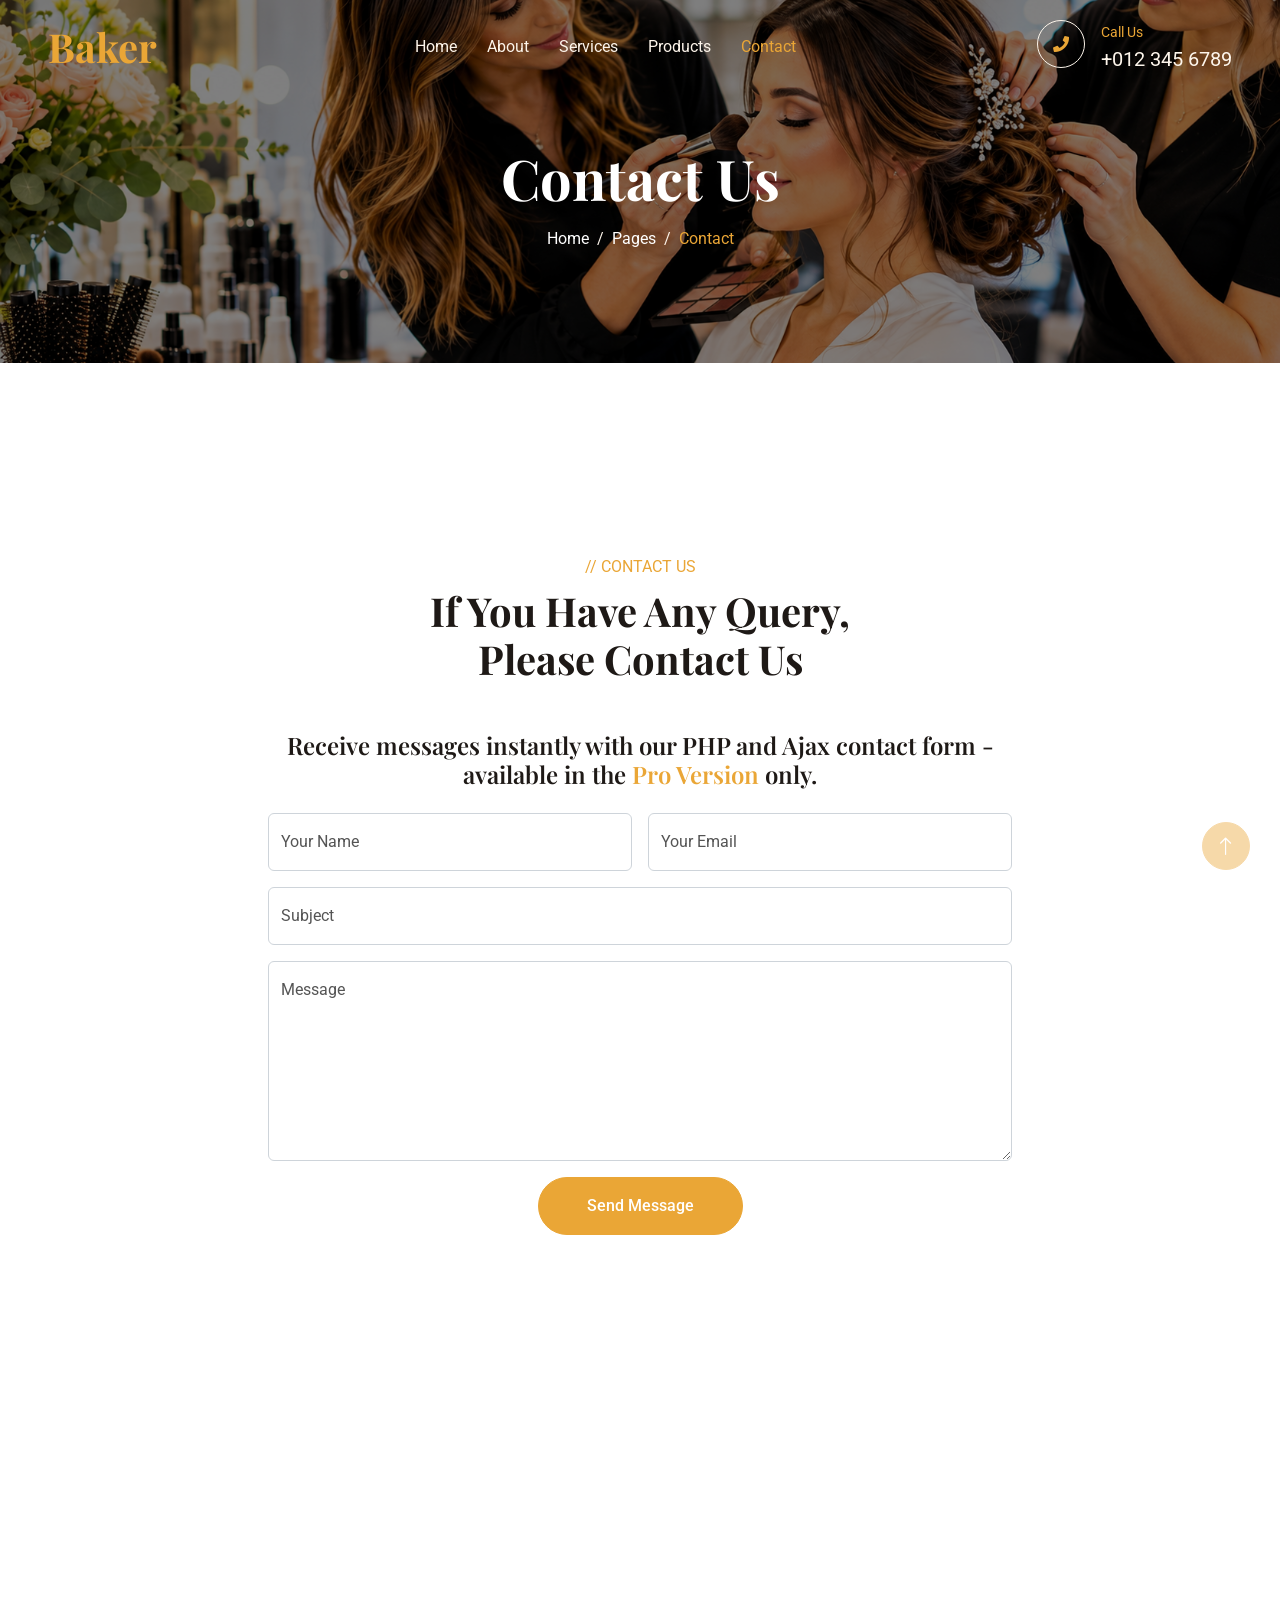
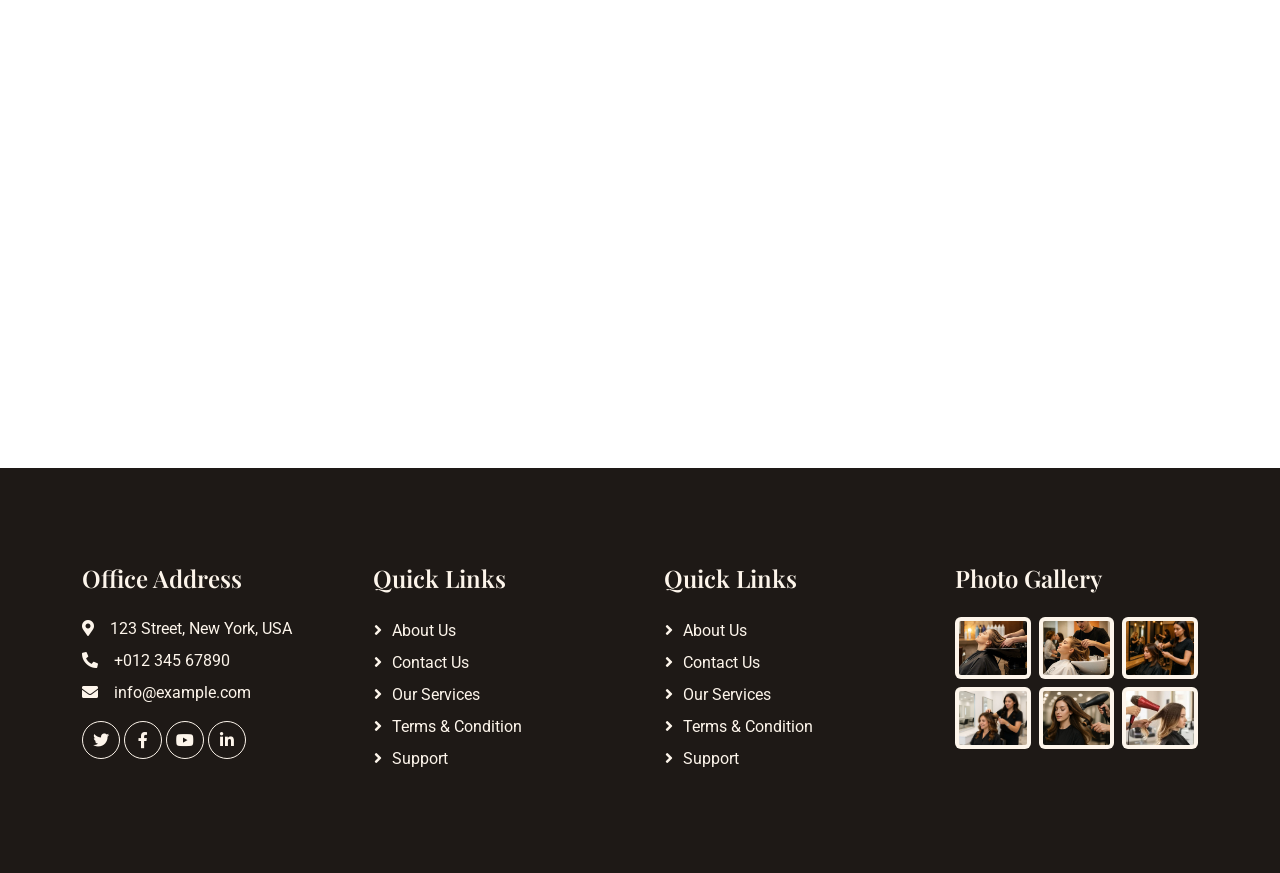
<file: contact.html>
<!DOCTYPE html>
<html lang="en">

<head>
    <meta charset="utf-8">
    <title>Urban-Glow contact-page</title>
    <meta content="width=device-width, initial-scale=1.0" name="viewport">
    <meta content="" name="keywords">
    <meta content="" name="description">

    <!-- Favicon -->
    <link href="img/favicon.ico" rel="icon">

    <!-- Google Web Fonts -->
    <link rel="preconnect" href="https://fonts.googleapis.com">
    <link rel="preconnect" href="https://fonts.gstatic.com" crossorigin>
    <link href="https://fonts.googleapis.com/css2?family=Roboto:wght@400;500&family=Playfair+Display:wght@600;700&display=swap" rel="stylesheet"> 

    <!-- Icon Font Stylesheet -->
    <link href="https://cdnjs.cloudflare.com/ajax/libs/font-awesome/5.10.0/css/all.min.css" rel="stylesheet">
    <link href="https://cdn.jsdelivr.net/npm/bootstrap-icons@1.4.1/font/bootstrap-icons.css" rel="stylesheet">

    <!-- Libraries Stylesheet -->
    <link href="lib/animate/animate.min.css" rel="stylesheet">
    <link href="lib/owlcarousel/assets/owl.carousel.min.css" rel="stylesheet">

    <!-- Customized Bootstrap Stylesheet -->
    <link href="css/bootstrap.min.css" rel="stylesheet">

    <!-- Template Stylesheet -->
    <link href="css/style.css" rel="stylesheet">
</head>

<body>
    <!-- Spinner Start -->
    <div id="spinner" class="show bg-white position-fixed translate-middle w-100 vh-100 top-50 start-50 d-flex align-items-center justify-content-center">
        <div class="spinner-grow text-primary" role="status"></div>
    </div>
    <!-- Spinner End -->


    <!-- Topbar Start -->
    <!-- <div class="container-fluid top-bar bg-dark text-light px-0 wow fadeIn" data-wow-delay="0.1s">
        <div class="row gx-0 align-items-center d-none d-lg-flex">
            <div class="col-lg-6 px-5 text-start">
                <ol class="breadcrumb mb-0">
                    <li class="breadcrumb-item"><a class="small text-light" href="#">Home</a></li>
                    <li class="breadcrumb-item"><a class="small text-light" href="#">Career</a></li>
                    <li class="breadcrumb-item"><a class="small text-light" href="#">Terms</a></li>
                    <li class="breadcrumb-item"><a class="small text-light" href="#">Privacy</a></li>
                </ol>
            </div>
            <div class="col-lg-6 px-5 text-end">
                <small>Follow us:</small>
                <div class="h-100 d-inline-flex align-items-center">
                    <a class="btn-lg-square text-primary border-end rounded-0" href=""><i class="fab fa-facebook-f"></i></a>
                    <a class="btn-lg-square text-primary border-end rounded-0" href=""><i class="fab fa-twitter"></i></a>
                    <a class="btn-lg-square text-primary border-end rounded-0" href=""><i class="fab fa-linkedin-in"></i></a>
                    <a class="btn-lg-square text-primary pe-0" href=""><i class="fab fa-instagram"></i></a>
                </div>
            </div>
        </div>
    </div> -->
    <!-- Topbar End -->


    <!-- Navbar Start -->
    <nav class="navbar navbar-expand-lg navbar-dark fixed-top py-lg-0 px-lg-5 wow fadeIn" data-wow-delay="0.1s">
        <a href="index.html" class="navbar-brand ms-4 ms-lg-0">
            <h1 class="text-primary m-0">Baker</h1>
        </a>
        <button type="button" class="navbar-toggler me-4" data-bs-toggle="collapse" data-bs-target="#navbarCollapse">
            <span class="navbar-toggler-icon"></span>
        </button>
        <div class="collapse navbar-collapse" id="navbarCollapse">
            <div class="navbar-nav mx-auto p-4 p-lg-0">
                <a href="index.html" class="nav-item nav-link">Home</a>
                <a href="about.html" class="nav-item nav-link">About</a>
                <a href="service.html" class="nav-item nav-link">Services</a>
                <a href="product.html" class="nav-item nav-link">Products</a>
                <!-- <div class="nav-item dropdown">
                    <a href="#" class="nav-link dropdown-toggle" data-bs-toggle="dropdown">Pages</a>
                    <div class="dropdown-menu m-0">
                        <a href="team.html" class="dropdown-item">Our Team</a>
                        <a href="testimonial.html" class="dropdown-item">Testimonial</a>
                        <a href="404.html" class="dropdown-item">404 Page</a>
                    </div>
                </div> -->
                <a href="contact.html" class="nav-item nav-link active">Contact</a>
            </div>
            <div class=" d-none d-lg-flex">
                <div class="flex-shrink-0 btn-lg-square border border-light rounded-circle">
                    <i class="fa fa-phone text-primary"></i>
                </div>
                <div class="ps-3">
                    <small class="text-primary mb-0">Call Us</small>
                    <p class="text-light fs-5 mb-0">+012 345 6789</p>
                </div>
            </div>
        </div>
    </nav>
    <!-- Navbar End -->


    <!-- Page Header Start -->
    <div class="container-fluid page-header py-6 wow fadeIn" data-wow-delay="0.1s">
        <div class="container text-center pt-5 pb-3">
            <h1 class="display-4 text-white animated slideInDown mb-3">Contact Us</h1>
            <nav aria-label="breadcrumb animated slideInDown">
                <ol class="breadcrumb justify-content-center mb-0">
                    <li class="breadcrumb-item"><a class="text-white" href="#">Home</a></li>
                    <li class="breadcrumb-item"><a class="text-white" href="#">Pages</a></li>
                    <li class="breadcrumb-item text-primary active" aria-current="page">Contact</li>
                </ol>
            </nav>
        </div>
    </div>
    <!-- Page Header End -->


    <!-- Contact Start -->
    <div class="container-fluid py-6">
        <div class="container">
            <div class="text-center mx-auto mb-5 wow fadeInUp" data-wow-delay="0.1s" style="max-width: 500px;">
                <p class="text-primary text-uppercase mb-2">// Contact Us</p>
                <h1 class="display-6 mb-4">If You Have Any Query, Please Contact Us</h1>
            </div>
            <div class="row g-0 justify-content-center">
                <div class="col-lg-8 wow fadeInUp" data-wow-delay="0.1s">
                    <h4 class="text-center mb-4">Receive messages instantly with our PHP and Ajax contact form - available in the <a href="https://htmlcodex.com/downloading/?item=2449">Pro Version</a> only.</h4>
                    <form>
                        <div class="row g-3">
                            <div class="col-md-6">
                                <div class="form-floating">
                                    <input type="text" class="form-control" id="name" placeholder="Your Name">
                                    <label for="name">Your Name</label>
                                </div>
                            </div>
                            <div class="col-md-6">
                                <div class="form-floating">
                                    <input type="email" class="form-control" id="email" placeholder="Your Email">
                                    <label for="email">Your Email</label>
                                </div>
                            </div>
                            <div class="col-12">
                                <div class="form-floating">
                                    <input type="text" class="form-control" id="subject" placeholder="Subject">
                                    <label for="subject">Subject</label>
                                </div>
                            </div>
                            <div class="col-12">
                                <div class="form-floating">
                                    <textarea class="form-control" placeholder="Leave a message here" id="message" style="height: 200px"></textarea>
                                    <label for="message">Message</label>
                                </div>
                            </div>
                            <div class="col-12 text-center">
                                <button class="btn btn-primary rounded-pill py-3 px-5" type="submit">Send Message</button>
                            </div>
                        </div>
                    </form>
                </div>
            </div>
        </div>
    </div>
    <!-- Contact End -->


    <!-- Google Map Start -->
    <div class="container-fluid py-6 px-0 wow fadeInUp" data-wow-delay="0.1s">
        <iframe class="w-100 mb-n2" style="height: 450px;"
            src="https://www.google.com/maps/embed?pb=!1m18!1m12!1m3!1d3001156.4288297426!2d-78.01371936852176!3d42.72876761954724!2m3!1f0!2f0!3f0!3m2!1i1024!2i768!4f13.1!3m3!1m2!1s0x4ccc4bf0f123a5a9%3A0xddcfc6c1de189567!2sNew%20York%2C%20USA!5e0!3m2!1sen!2sbd!4v1603794290143!5m2!1sen!2sbd"
            frameborder="0" allowfullscreen="" aria-hidden="false" tabindex="0"></iframe>
    </div>
    <!-- Google Map End -->


    <!-- Footer Start -->
    <div class="container-fluid bg-dark text-light footer my-6 mb-0 py-5 wow fadeIn" data-wow-delay="0.1s">
        <div class="container py-5">
            <div class="row g-5">
                <div class="col-lg-3 col-md-6">
                    <h4 class="text-light mb-4">Office Address</h4>
                    <p class="mb-2"><i class="fa fa-map-marker-alt me-3"></i>123 Street, New York, USA</p>
                    <p class="mb-2"><i class="fa fa-phone-alt me-3"></i>+012 345 67890</p>
                    <p class="mb-2"><i class="fa fa-envelope me-3"></i>info@example.com</p>
                    <div class="d-flex pt-2">
                        <a class="btn btn-square btn-outline-light rounded-circle me-1" href=""><i class="fab fa-twitter"></i></a>
                        <a class="btn btn-square btn-outline-light rounded-circle me-1" href=""><i class="fab fa-facebook-f"></i></a>
                        <a class="btn btn-square btn-outline-light rounded-circle me-1" href=""><i class="fab fa-youtube"></i></a>
                        <a class="btn btn-square btn-outline-light rounded-circle me-0" href=""><i class="fab fa-linkedin-in"></i></a>
                    </div>
                </div>
                <div class="col-lg-3 col-md-6">
                    <h4 class="text-light mb-4">Quick Links</h4>
                    <a class="btn btn-link" href="">About Us</a>
                    <a class="btn btn-link" href="">Contact Us</a>
                    <a class="btn btn-link" href="">Our Services</a>
                    <a class="btn btn-link" href="">Terms & Condition</a>
                    <a class="btn btn-link" href="">Support</a>
                </div>
                <div class="col-lg-3 col-md-6">
                    <h4 class="text-light mb-4">Quick Links</h4>
                    <a class="btn btn-link" href="">About Us</a>
                    <a class="btn btn-link" href="">Contact Us</a>
                    <a class="btn btn-link" href="">Our Services</a>
                    <a class="btn btn-link" href="">Terms & Condition</a>
                    <a class="btn btn-link" href="">Support</a>
                </div>
                <div class="col-lg-3 col-md-6">
                    <h4 class="text-light mb-4">Photo Gallery</h4>
                    <div class="row g-2">
                        <div class="col-4">
                            <img class="img-fluid bg-light rounded p-1" src="img/image1.jpg" alt="Image">
                        </div>
                        <div class="col-4">
                            <img class="img-fluid bg-light rounded p-1" src="img/image2.jpg" alt="Image">
                        </div>
                        <div class="col-4">
                            <img class="img-fluid bg-light rounded p-1" src="img/image3.jpg" alt="Image">
                        </div>
                        <div class="col-4">
                            <img class="img-fluid bg-light rounded p-1" src="img/image4.jpg" alt="Image">
                        </div>
                        <div class="col-4">
                            <img class="img-fluid bg-light rounded p-1" src="img/image5.jpg" alt="Image">
                        </div>
                        <div class="col-4">
                            <img class="img-fluid bg-light rounded p-1" src="img/image6.jpg" alt="Image">
                        </div>
                    </div>
                </div>
            </div>
        </div>
    </div>
    <!-- Footer End -->


    <!-- Copyright Start -->
    <!-- <div class="container-fluid copyright text-light py-4 wow fadeIn" data-wow-delay="0.1s">
        <div class="container">
            <div class="row">
                <div class="col-md-6 text-center text-md-start mb-3 mb-md-0">
                    &copy; <a href="#">Your Site Name</a>, All Right Reserved.
                </div>
                <div class="col-md-6 text-center text-md-end"> -->
                    <!--/*** The author’s attribution link below must remain intact on your website. ***/-->
                    <!--/*** If you wish to remove this credit link, please purchase the Pro Version from https://htmlcodex.com/downloading/?item=2449 ***/-->
                    <!-- Designed By <a href="https://htmlcodex.com">HTML Codex</a>
                </div>
            </div>
        </div>
    </div> -->
    <!-- Copyright End -->


    <!-- Back to Top -->
    <a href="#" class="btn btn-lg btn-primary btn-lg-square rounded-circle back-to-top"><i class="bi bi-arrow-up"></i></a>


    <!-- JavaScript Libraries -->
    <script src="https://code.jquery.com/jquery-3.4.1.min.js"></script>
    <script src="https://cdn.jsdelivr.net/npm/bootstrap@5.0.0/dist/js/bootstrap.bundle.min.js"></script>
    <script src="lib/wow/wow.min.js"></script>
    <script src="lib/easing/easing.min.js"></script>
    <script src="lib/waypoints/waypoints.min.js"></script>
    <script src="lib/counterup/counterup.min.js"></script>
    <script src="lib/owlcarousel/owl.carousel.min.js"></script>

    <!-- Template Javascript -->
    <script src="js/main.js"></script>
</body>

</html>
</file>
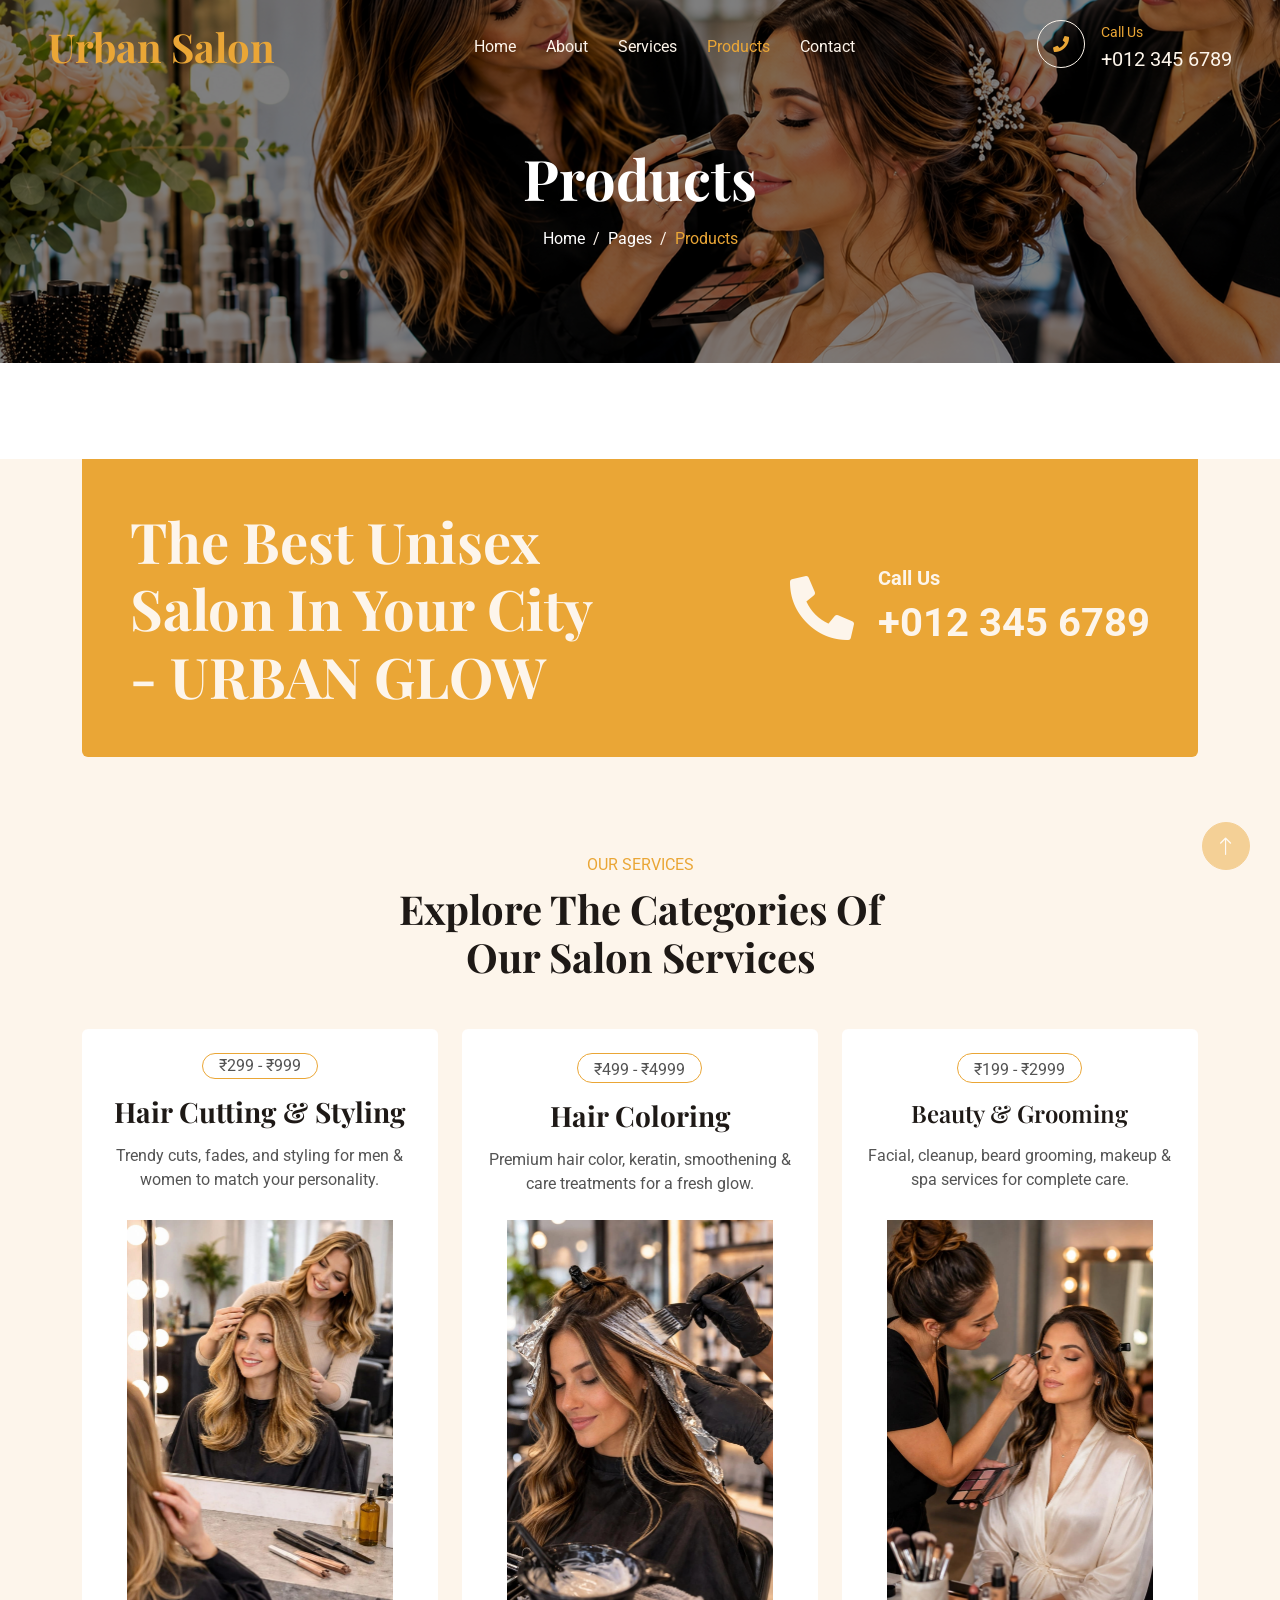
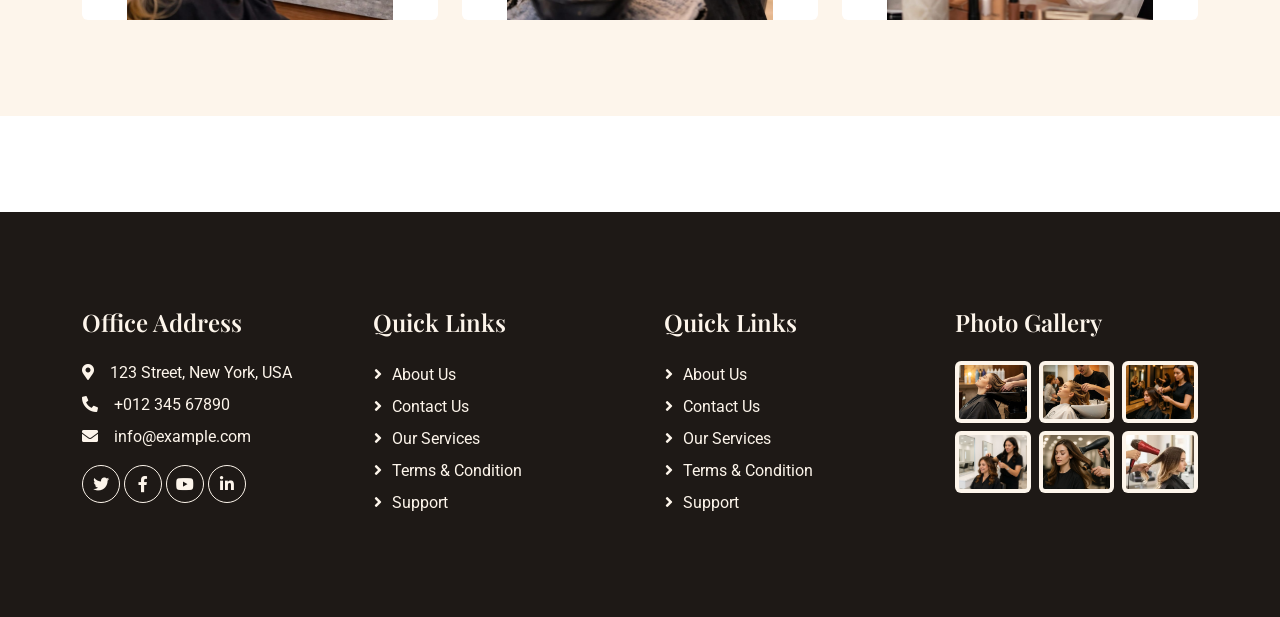
<file: product.html>
<!DOCTYPE html>
<html lang="en">

<head>
    <meta charset="utf-8">
    <title>Urban-Glow -product-page</title>
    <meta content="width=device-width, initial-scale=1.0" name="viewport">
    <meta content="" name="keywords">
    <meta content="" name="description">

    <!-- Favicon -->
    <link href="img/favicon.ico" rel="icon">

    <!-- Google Web Fonts -->
    <link rel="preconnect" href="https://fonts.googleapis.com">
    <link rel="preconnect" href="https://fonts.gstatic.com" crossorigin>
    <link href="https://fonts.googleapis.com/css2?family=Roboto:wght@400;500&family=Playfair+Display:wght@600;700&display=swap" rel="stylesheet"> 

    <!-- Icon Font Stylesheet -->
    <link href="https://cdnjs.cloudflare.com/ajax/libs/font-awesome/5.10.0/css/all.min.css" rel="stylesheet">
    <link href="https://cdn.jsdelivr.net/npm/bootstrap-icons@1.4.1/font/bootstrap-icons.css" rel="stylesheet">

    <!-- Libraries Stylesheet -->
    <link href="lib/animate/animate.min.css" rel="stylesheet">
    <link href="lib/owlcarousel/assets/owl.carousel.min.css" rel="stylesheet">

    <!-- Customized Bootstrap Stylesheet -->
    <link href="css/bootstrap.min.css" rel="stylesheet">

    <!-- Template Stylesheet -->
    <link href="css/style.css" rel="stylesheet">
</head>

<body>
    <!-- Spinner Start -->
    <div id="spinner" class="show bg-white position-fixed translate-middle w-100 vh-100 top-50 start-50 d-flex align-items-center justify-content-center">
        <div class="spinner-grow text-primary" role="status"></div>
    </div>
    <!-- Spinner End -->


    <!-- Topbar Start -->
    <!-- <div class="container-fluid top-bar bg-dark text-light px-0 wow fadeIn" data-wow-delay="0.1s">
        <div class="row gx-0 align-items-center d-none d-lg-flex">
            <div class="col-lg-6 px-5 text-start">
                <ol class="breadcrumb mb-0">
                    <li class="breadcrumb-item"><a class="small text-light" href="#">Home</a></li>
                    <li class="breadcrumb-item"><a class="small text-light" href="#">Career</a></li>
                    <li class="breadcrumb-item"><a class="small text-light" href="#">Terms</a></li>
                    <li class="breadcrumb-item"><a class="small text-light" href="#">Privacy</a></li>
                </ol>
            </div>
            <div class="col-lg-6 px-5 text-end">
                <small>Follow us:</small>
                <div class="h-100 d-inline-flex align-items-center">
                    <a class="btn-lg-square text-primary border-end rounded-0" href=""><i class="fab fa-facebook-f"></i></a>
                    <a class="btn-lg-square text-primary border-end rounded-0" href=""><i class="fab fa-twitter"></i></a>
                    <a class="btn-lg-square text-primary border-end rounded-0" href=""><i class="fab fa-linkedin-in"></i></a>
                    <a class="btn-lg-square text-primary pe-0" href=""><i class="fab fa-instagram"></i></a>
                </div>
            </div>
        </div>
    </div> -->
    <!-- Topbar End -->


    <!-- Navbar Start -->
    <nav class="navbar navbar-expand-lg navbar-dark fixed-top py-lg-0 px-lg-5 wow fadeIn" data-wow-delay="0.1s">
        <a href="index.html" class="navbar-brand ms-4 ms-lg-0">
            <h1 class="text-primary m-0">Urban Salon</h1>
        </a>
        <button type="button" class="navbar-toggler me-4" data-bs-toggle="collapse" data-bs-target="#navbarCollapse">
            <span class="navbar-toggler-icon"></span>
        </button>
        <div class="collapse navbar-collapse" id="navbarCollapse">
            <div class="navbar-nav mx-auto p-4 p-lg-0">
                <a href="index.html" class="nav-item nav-link">Home</a>
                <a href="about.html" class="nav-item nav-link">About</a>
                <a href="service.html" class="nav-item nav-link">Services</a>
                <a href="product.html" class="nav-item nav-link active">Products</a>
                <!-- <div class="nav-item dropdown">
                    <a href="#" class="nav-link dropdown-toggle" data-bs-toggle="dropdown">Pages</a>
                    <div class="dropdown-menu m-0">
                        <a href="team.html" class="dropdown-item">Our Team</a>
                        <a href="testimonial.html" class="dropdown-item">Testimonial</a>
                        <a href="404.html" class="dropdown-item">404 Page</a>
                    </div>
                </div> -->
                <a href="contact.html" class="nav-item nav-link">Contact</a>
            </div>
            <div class=" d-none d-lg-flex">
                <div class="flex-shrink-0 btn-lg-square border border-light rounded-circle">
                    <i class="fa fa-phone text-primary"></i>
                </div>
                <div class="ps-3">
                    <small class="text-primary mb-0">Call Us</small>
                    <p class="text-light fs-5 mb-0">+012 345 6789</p>
                </div>
            </div>
        </div>
    </nav>
    <!-- Navbar End -->


    <!-- Page Header Start -->
    <div class="container-fluid page-header py-6 wow fadeIn" data-wow-delay="0.1s">
        <div class="container text-center pt-5 pb-3">
            <h1 class="display-4 text-white animated slideInDown mb-3">Products</h1>
            <nav aria-label="breadcrumb animated slideInDown">
                <ol class="breadcrumb justify-content-center mb-0">
                    <li class="breadcrumb-item"><a class="text-white" href="#">Home</a></li>
                    <li class="breadcrumb-item"><a class="text-white" href="#">Pages</a></li>
                    <li class="breadcrumb-item text-primary active" aria-current="page">Products</li>
                </ol>
            </nav>
        </div>
    </div>
    <!-- Page Header End -->


    <!-- Product Start -->
    <div class="container-fluid bg-light my-6 py-6 pt-0">
        <div class="container">
            <div class="bg-primary text-light rounded-bottom p-5 my-6 mt-0 wow fadeInUp" data-wow-delay="0.1s">
                <div class="row g-4 align-items-center">
                    <div class="col-lg-6">
                        <h1 class="display-4 text-light mb-0">The Best Unisex Salon In Your City - URBAN GLOW</h1>
                    </div>
                    <div class="col-lg-6 text-lg-end">
                        <div class="d-inline-flex align-items-center text-start">
                            <i class="fa fa-phone-alt fa-4x flex-shrink-0"></i>
                            <div class="ms-4">
                                <p class="fs-5 fw-bold mb-0">Call Us</p>
                                <p class="fs-1 fw-bold mb-0">+012 345 6789</p>
                            </div>
                        </div>
                    </div>
                </div>
            </div>
            <div class="text-center mx-auto mb-5 wow fadeInUp" data-wow-delay="0.1s" style="max-width: 500px;">
                <p class="text-primary text-uppercase mb-2">Our Services</p>
                <h1 class="display-6 mb-4">Explore The Categories Of Our Salon Services</h1>
            </div>
            <div class="row g-4">
                <div class="col-lg-4 col-md-6 wow fadeInUp" data-wow-delay="0.1s">
                    <div class="product-item d-flex flex-column bg-white rounded overflow-hidden h-100">
                        <div class="text-center p-4">
                            <div class="d-inline-block border border-primary rounded-pill px-3 mb-3">₹299 - ₹999</div>
                            <h3 class="mb-3">Hair Cutting & Styling</h3>
                            <span>Trendy cuts, fades, and styling for men & women to match your personality.</span>
                        </div>
                        <div class="position-relative mt-auto">
    <img class="img-fluid salon-img" src="img/girl2.jpeg" alt="Salon">
    
    <div class="product-overlay">
        <a class="btn btn-lg-square btn-outline-light rounded-circle" href="">
            <i class="fa fa-eye text-primary"></i>
        </a>
    </div>
</div>
<style>
    .salon-img {
    width: 100%;
    height: 400px;
    object-fit: contain;
    display: block;
}
</style>
                    </div>
                </div>
                <div class="col-lg-4 col-md-6 wow fadeInUp" data-wow-delay="0.3s">
                    <div class="product-item d-flex flex-column bg-white rounded overflow-hidden h-100">
                        <div class="text-center p-4">
                            <div class="d-inline-block border border-primary rounded-pill pt-1 px-3 mb-3">₹499 - ₹4999</div>
                            <h3 class="mb-3">Hair Coloring </h3>
                            <span>Premium hair color, keratin, smoothening & care treatments for a fresh glow.</span>
                        </div>
                        <div class="position-relative mt-auto">
    <img class="img-fluid salon-img" src="img/girl3.jpeg" alt="Salon">
    
    <div class="product-overlay">
        <a class="btn btn-lg-square btn-outline-light rounded-circle" href="">
            <i class="fa fa-eye text-primary"></i>
        </a>
    </div>
</div>
                    </div>
                </div>
                <div class="col-lg-4 col-md-6 wow fadeInUp" data-wow-delay="0.5s">
                    <div class="product-item d-flex flex-column bg-white rounded overflow-hidden h-100">
                        <div class="text-center p-4">
                            <div class="d-inline-block border border-primary rounded-pill pt-1 px-3 mb-3">₹199 - ₹2999</div>
                            <h4 class="mb-3">Beauty & Grooming</h4>
                            <span>Facial, cleanup, beard grooming, makeup & spa services for complete care.</span>
                        </div>
                        <div class="position-relative mt-auto">
    <img class="img-fluid salon-img" src="img/girl4.jpeg" alt="Salon">
    
    <div class="product-overlay">
        <a class="btn btn-lg-square btn-outline-light rounded-circle" href="">
            <i class="fa fa-eye text-primary"></i>
        </a>
    </div>
</div>
                    </div>
                </div>
            </div>
        </div>
    </div>
    <!-- Product End -->


    <!-- Footer Start -->
    <div class="container-fluid bg-dark text-light footer my-6 mb-0 py-5 wow fadeIn" data-wow-delay="0.1s">
        <div class="container py-5">
            <div class="row g-5">
                <div class="col-lg-3 col-md-6">
                    <h4 class="text-light mb-4">Office Address</h4>
                    <p class="mb-2"><i class="fa fa-map-marker-alt me-3"></i>123 Street, New York, USA</p>
                    <p class="mb-2"><i class="fa fa-phone-alt me-3"></i>+012 345 67890</p>
                    <p class="mb-2"><i class="fa fa-envelope me-3"></i>info@example.com</p>
                    <div class="d-flex pt-2">
                        <a class="btn btn-square btn-outline-light rounded-circle me-1" href=""><i class="fab fa-twitter"></i></a>
                        <a class="btn btn-square btn-outline-light rounded-circle me-1" href=""><i class="fab fa-facebook-f"></i></a>
                        <a class="btn btn-square btn-outline-light rounded-circle me-1" href=""><i class="fab fa-youtube"></i></a>
                        <a class="btn btn-square btn-outline-light rounded-circle me-0" href=""><i class="fab fa-linkedin-in"></i></a>
                    </div>
                </div>
                <div class="col-lg-3 col-md-6">
                    <h4 class="text-light mb-4">Quick Links</h4>
                    <a class="btn btn-link" href="">About Us</a>
                    <a class="btn btn-link" href="">Contact Us</a>
                    <a class="btn btn-link" href="">Our Services</a>
                    <a class="btn btn-link" href="">Terms & Condition</a>
                    <a class="btn btn-link" href="">Support</a>
                </div>
                <div class="col-lg-3 col-md-6">
                    <h4 class="text-light mb-4">Quick Links</h4>
                    <a class="btn btn-link" href="">About Us</a>
                    <a class="btn btn-link" href="">Contact Us</a>
                    <a class="btn btn-link" href="">Our Services</a>
                    <a class="btn btn-link" href="">Terms & Condition</a>
                    <a class="btn btn-link" href="">Support</a>
                </div>
                <div class="col-lg-3 col-md-6">
                    <h4 class="text-light mb-4">Photo Gallery</h4>
                    <div class="row g-2">
                        <div class="col-4">
                            <img class="img-fluid bg-light rounded p-1" src="img/image1.jpg" alt="Image">
                        </div>
                        <div class="col-4">
                            <img class="img-fluid bg-light rounded p-1" src="img/image2.jpg" alt="Image">
                        </div>
                        <div class="col-4">
                            <img class="img-fluid bg-light rounded p-1" src="img/image3.jpg" alt="Image">
                        </div>
                        <div class="col-4">
                            <img class="img-fluid bg-light rounded p-1" src="img/image4.jpg" alt="Image">
                        </div>
                        <div class="col-4">
                            <img class="img-fluid bg-light rounded p-1" src="img/image5.jpg" alt="Image">
                        </div>
                        <div class="col-4">
                            <img class="img-fluid bg-light rounded p-1" src="img/image6.jpg" alt="Image">
                        </div>
                    </div>
                </div>
            </div>
        </div>
    </div>
    <!-- Footer End -->


    <!-- Copyright Start -->
    <!-- <div class="container-fluid copyright text-light py-4 wow fadeIn" data-wow-delay="0.1s">
        <div class="container">
            <div class="row">
                <div class="col-md-6 text-center text-md-start mb-3 mb-md-0">
                    &copy; <a href="#">Your Site Name</a>, All Right Reserved.
                </div>
                <div class="col-md-6 text-center text-md-end"> -->
                    <!--/*** The author’s attribution link below must remain intact on your website. ***/-->
                    <!--/*** If you wish to remove this credit link, please purchase the Pro Version from https://htmlcodex.com/downloading/?item=2449 ***/-->
                    <!-- Designed By <a href="https://htmlcodex.com">HTML Codex</a>
                </div>
            </div>
        </div>
    </div> -->
    <!-- Copyright End -->


    <!-- Back to Top -->
    <a href="#" class="btn btn-lg btn-primary btn-lg-square rounded-circle back-to-top"><i class="bi bi-arrow-up"></i></a>


    <!-- JavaScript Libraries -->
    <script src="https://code.jquery.com/jquery-3.4.1.min.js"></script>
    <script src="https://cdn.jsdelivr.net/npm/bootstrap@5.0.0/dist/js/bootstrap.bundle.min.js"></script>
    <script src="lib/wow/wow.min.js"></script>
    <script src="lib/easing/easing.min.js"></script>
    <script src="lib/waypoints/waypoints.min.js"></script>
    <script src="lib/counterup/counterup.min.js"></script>
    <script src="lib/owlcarousel/owl.carousel.min.js"></script>

    <!-- Template Javascript -->
    <script src="js/main.js"></script>
</body>

</html>
</file>
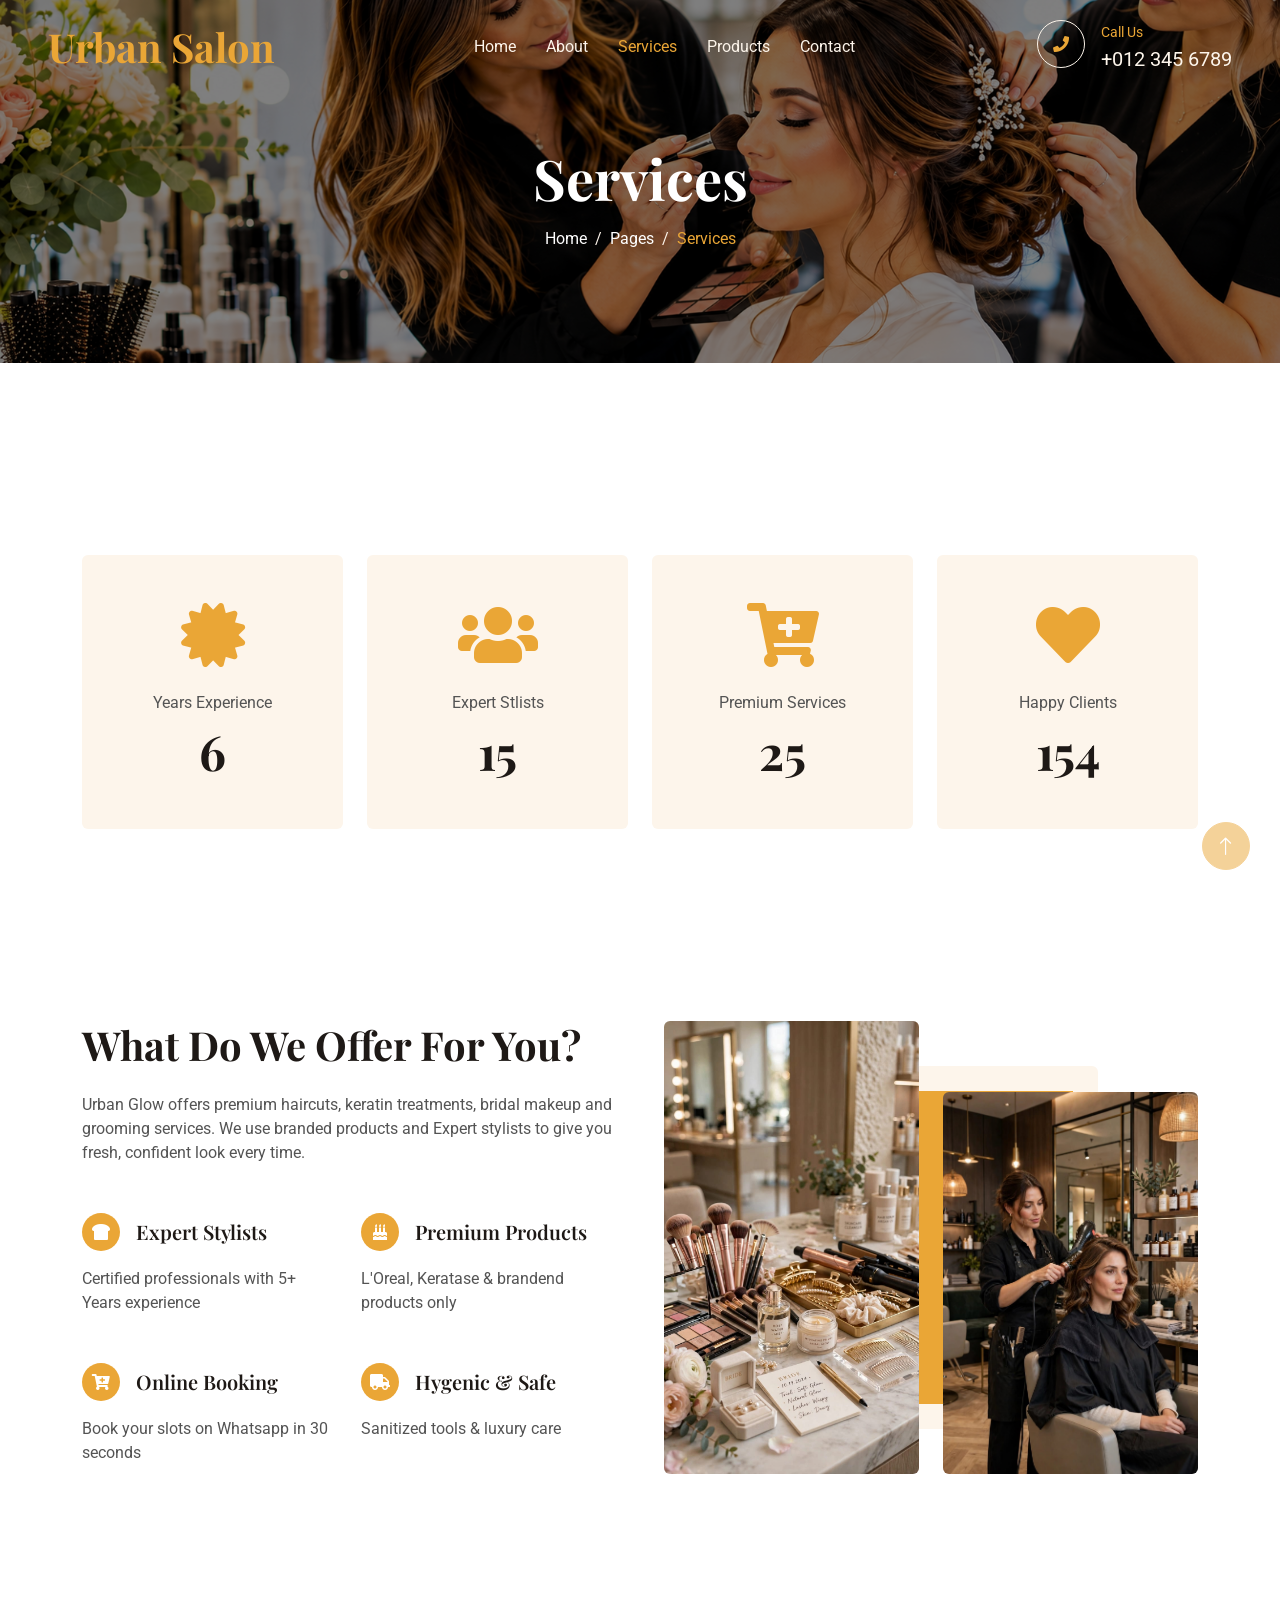
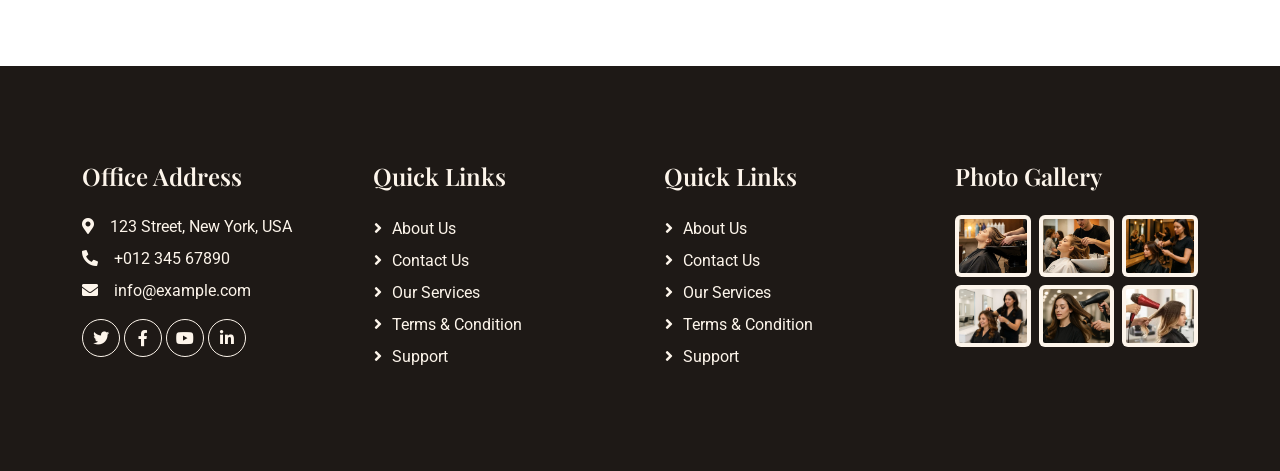
<file: service.html>
<!DOCTYPE html>
<html lang="en">

<head>
    <meta charset="utf-8">
    <title>Urban-Glow service-page</title>
    <meta content="width=device-width, initial-scale=1.0" name="viewport">
    <meta content="" name="keywords">
    <meta content="" name="description">

    <!-- Favicon -->
    <link href="img/favicon.ico" rel="icon">

    <!-- Google Web Fonts -->
    <link rel="preconnect" href="https://fonts.googleapis.com">
    <link rel="preconnect" href="https://fonts.gstatic.com" crossorigin>
    <link href="https://fonts.googleapis.com/css2?family=Roboto:wght@400;500&family=Playfair+Display:wght@600;700&display=swap" rel="stylesheet"> 

    <!-- Icon Font Stylesheet -->
    <link href="https://cdnjs.cloudflare.com/ajax/libs/font-awesome/5.10.0/css/all.min.css" rel="stylesheet">
    <link href="https://cdn.jsdelivr.net/npm/bootstrap-icons@1.4.1/font/bootstrap-icons.css" rel="stylesheet">

    <!-- Libraries Stylesheet -->
    <link href="lib/animate/animate.min.css" rel="stylesheet">
    <link href="lib/owlcarousel/assets/owl.carousel.min.css" rel="stylesheet">

    <!-- Customized Bootstrap Stylesheet -->
    <link href="css/bootstrap.min.css" rel="stylesheet">

    <!-- Template Stylesheet -->
    <link href="css/style.css" rel="stylesheet">
</head>

<body>
    <!-- Spinner Start -->
    <div id="spinner" class="show bg-white position-fixed translate-middle w-100 vh-100 top-50 start-50 d-flex align-items-center justify-content-center">
        <div class="spinner-grow text-primary" role="status"></div>
    </div>
    <!-- Spinner End -->


    <!-- Topbar Start -->
    <!-- <div class="container-fluid top-bar bg-dark text-light px-0 wow fadeIn" data-wow-delay="0.1s">
        <div class="row gx-0 align-items-center d-none d-lg-flex">
            <div class="col-lg-6 px-5 text-start">
                <ol class="breadcrumb mb-0">
                    <li class="breadcrumb-item"><a class="small text-light" href="#">Home</a></li>
                    <li class="breadcrumb-item"><a class="small text-light" href="#">Career</a></li>
                    <li class="breadcrumb-item"><a class="small text-light" href="#">Terms</a></li>
                    <li class="breadcrumb-item"><a class="small text-light" href="#">Privacy</a></li>
                </ol>
            </div>
            <div class="col-lg-6 px-5 text-end">
                <small>Follow us:</small>
                <div class="h-100 d-inline-flex align-items-center">
                    <a class="btn-lg-square text-primary border-end rounded-0" href=""><i class="fab fa-facebook-f"></i></a>
                    <a class="btn-lg-square text-primary border-end rounded-0" href=""><i class="fab fa-twitter"></i></a>
                    <a class="btn-lg-square text-primary border-end rounded-0" href=""><i class="fab fa-linkedin-in"></i></a>
                    <a class="btn-lg-square text-primary pe-0" href=""><i class="fab fa-instagram"></i></a>
                </div>
            </div>
        </div>
    </div> -->
    <!-- Topbar End -->


    <!-- Navbar Start -->
    <nav class="navbar navbar-expand-lg navbar-dark fixed-top py-lg-0 px-lg-5 wow fadeIn" data-wow-delay="0.1s">
        <a href="index.html" class="navbar-brand ms-4 ms-lg-0">
            <h1 class="text-primary m-0">Urban Salon</h1>
        </a>
        <button type="button" class="navbar-toggler me-4" data-bs-toggle="collapse" data-bs-target="#navbarCollapse">
            <span class="navbar-toggler-icon"></span>
        </button>
        <div class="collapse navbar-collapse" id="navbarCollapse">
            <div class="navbar-nav mx-auto p-4 p-lg-0">
                <a href="index.html" class="nav-item nav-link">Home</a>
                <a href="about.html" class="nav-item nav-link">About</a>
                <a href="service.html" class="nav-item nav-link active">Services</a>
                <a href="product.html" class="nav-item nav-link">Products</a>
                <!-- <div class="nav-item dropdown">
                    <a href="#" class="nav-link dropdown-toggle" data-bs-toggle="dropdown">Pages</a>
                    <div class="dropdown-menu m-0">
                        <a href="team.html" class="dropdown-item">Our Team</a>
                        <a href="testimonial.html" class="dropdown-item">Testimonial</a>
                        <a href="404.html" class="dropdown-item">404 Page</a>
                    </div>
                </div> -->
                <a href="contact.html" class="nav-item nav-link">Contact</a>
            </div>
            <div class=" d-none d-lg-flex">
                <div class="flex-shrink-0 btn-lg-square border border-light rounded-circle">
                    <i class="fa fa-phone text-primary"></i>
                </div>
                <div class="ps-3">
                    <small class="text-primary mb-0">Call Us</small>
                    <p class="text-light fs-5 mb-0">+012 345 6789</p>
                </div>
            </div>
        </div>
    </nav>
    <!-- Navbar End -->


    <!-- Page Header Start -->
    <div class="container-fluid page-header py-6 wow fadeIn" data-wow-delay="0.1s">
        <div class="container text-center pt-5 pb-3">
            <h1 class="display-4 text-white animated slideInDown mb-3">Services</h1>
            <nav aria-label="breadcrumb animated slideInDown">
                <ol class="breadcrumb justify-content-center mb-0">
                    <li class="breadcrumb-item"><a class="text-white" href="#">Home</a></li>
                    <li class="breadcrumb-item"><a class="text-white" href="#">Pages</a></li>
                    <li class="breadcrumb-item text-primary active" aria-current="page">Services</li>
                </ol>
            </nav>
        </div>
    </div>
    <!-- Page Header End -->


    <!-- Facts Start -->
    <div class="container-fluid py-6">
        <div class="container">
            <div class="row g-4">
                <div class="col-lg-3 col-md-6 wow fadeIn" data-wow-delay="0.1s">
                    <div class="fact-item bg-light rounded text-center h-100 p-5">
                        <i class="fa fa-certificate fa-4x text-primary mb-4"></i>
                        <p class="mb-2">Years Experience</p>
                        <h1 class="display-5 mb-0" data-toggle="counter-up">10</h1>
                    </div>
                </div>
                <div class="col-lg-3 col-md-6 wow fadeIn" data-wow-delay="0.3s">
                    <div class="fact-item bg-light rounded text-center h-100 p-5">
                        <i class="fa fa-users fa-4x text-primary mb-4"></i>
                        <p class="mb-2">Expert Stlists</p>
                        <h1 class="display-5 mb-0" data-toggle="counter-up">25</h1>
                    </div>
                </div>
                <div class="col-lg-3 col-md-6 wow fadeIn" data-wow-delay="0.5s">
                    <div class="fact-item bg-light rounded text-center h-100 p-5">
                        <i class="fa fa-cart-plus fa-4x text-primary mb-4"></i>
                        <p class="mb-2">Premium Services</p>
                        <h1 class="display-5 mb-0" data-toggle="counter-up">40</h1>
                    </div>
                </div>
                <div class="col-lg-3 col-md-6 wow fadeIn" data-wow-delay="0.7s">
                    <div class="fact-item bg-light rounded text-center h-100 p-5">
                        <i class="fa fa-heart fa-4x text-primary mb-4"></i>
                        <p class="mb-2">Happy Clients</p>
                        <h1 class="display-5 mb-0" data-toggle="counter-up">250</h1>
                    </div>
                </div>
            </div>
        </div>
    </div>
    <!-- Facts End -->


    <!-- Service Start -->
    <div class="container-fluid py-6">
        <div class="container">
            <div class="row g-5">
                <div class="col-lg-6 wow fadeInUp" data-wow-delay="0.1s">
                    <!-- <p class="text-primary text-uppercase mb-2">// Our Services</p> -->
                    <h1 class="display-6 mb-4">What Do We Offer For You?</h1>
                    <p class="mb-5">Urban Glow offers premium haircuts, keratin treatments, bridal makeup and grooming services. We use branded products and Expert stylists to give you fresh, confident look every time.</p>
                    <div class="row gy-5 gx-4">
                        <div class="col-sm-6 wow fadeIn" data-wow-delay="0.1s">
                            <div class="d-flex align-items-center mb-3">
                                <div class="flex-shrink-0 btn-square bg-primary rounded-circle me-3">
                                    <i class="fa fa-bread-slice text-white"></i>
                                </div>
                                <h5 class="mb-0">Expert Stylists</h5>
                            </div>
                            <span>Certified professionals with 5+ Years experience</span>
                        </div>
                        <div class="col-sm-6 wow fadeIn" data-wow-delay="0.2s">
                            <div class="d-flex align-items-center mb-3">
                                <div class="flex-shrink-0 btn-square bg-primary rounded-circle me-3">
                                    <i class="fa fa-birthday-cake text-white"></i>
                                </div>
                                <h5 class="mb-0">Premium Products</h5>
                            </div>
                            <span>L'Oreal, Keratase & brandend products only</span>
                        </div>
                        <div class="col-sm-6 wow fadeIn" data-wow-delay="0.3s">
                            <div class="d-flex align-items-center mb-3">
                                <div class="flex-shrink-0 btn-square bg-primary rounded-circle me-3">
                                    <i class="fa fa-cart-plus text-white"></i>
                                </div>
                                <h5 class="mb-0">Online Booking</h5>
                            </div>
                            <span>Book your slots on Whatsapp in 30 seconds</span>
                        </div>
                        <div class="col-sm-6 wow fadeIn" data-wow-delay="0.4s">
                            <div class="d-flex align-items-center mb-3">
                                <div class="flex-shrink-0 btn-square bg-primary rounded-circle me-3">
                                    <i class="fa fa-truck text-white"></i>
                                </div>
                                <h5 class="mb-0">Hygenic & Safe</h5>
                            </div>
                            <span>Sanitized tools & luxury care</span>
                        </div>
                    </div>
                </div>
                <div class="col-lg-6 wow fadeInUp" data-wow-delay="0.5s">
                    <div class="row img-twice position-relative h-100">
                        <div class="col-6">
                            <img class="img-fluid rounded" src="img/image1.jpeg" alt="">
                        </div>
                        <div class="col-6 align-self-end">
                            <img class="img-fluid rounded" src="img/image2.jpeg" alt="">
                        </div>
                    </div>
                </div>
            </div>
        </div>
    </div>
    <!-- Service End -->


    <!-- Footer Start -->
    <div class="container-fluid bg-dark text-light footer my-6 mb-0 py-5 wow fadeIn" data-wow-delay="0.1s">
        <div class="container py-5">
            <div class="row g-5">
                <div class="col-lg-3 col-md-6">
                    <h4 class="text-light mb-4">Office Address</h4>
                    <p class="mb-2"><i class="fa fa-map-marker-alt me-3"></i>123 Street, New York, USA</p>
                    <p class="mb-2"><i class="fa fa-phone-alt me-3"></i>+012 345 67890</p>
                    <p class="mb-2"><i class="fa fa-envelope me-3"></i>info@example.com</p>
                    <div class="d-flex pt-2">
                        <a class="btn btn-square btn-outline-light rounded-circle me-1" href=""><i class="fab fa-twitter"></i></a>
                        <a class="btn btn-square btn-outline-light rounded-circle me-1" href=""><i class="fab fa-facebook-f"></i></a>
                        <a class="btn btn-square btn-outline-light rounded-circle me-1" href=""><i class="fab fa-youtube"></i></a>
                        <a class="btn btn-square btn-outline-light rounded-circle me-0" href=""><i class="fab fa-linkedin-in"></i></a>
                    </div>
                </div>
                <div class="col-lg-3 col-md-6">
                    <h4 class="text-light mb-4">Quick Links</h4>
                    <a class="btn btn-link" href="">About Us</a>
                    <a class="btn btn-link" href="">Contact Us</a>
                    <a class="btn btn-link" href="">Our Services</a>
                    <a class="btn btn-link" href="">Terms & Condition</a>
                    <a class="btn btn-link" href="">Support</a>
                </div>
                <div class="col-lg-3 col-md-6">
                    <h4 class="text-light mb-4">Quick Links</h4>
                    <a class="btn btn-link" href="">About Us</a>
                    <a class="btn btn-link" href="">Contact Us</a>
                    <a class="btn btn-link" href="">Our Services</a>
                    <a class="btn btn-link" href="">Terms & Condition</a>
                    <a class="btn btn-link" href="">Support</a>
                </div>
                <div class="col-lg-3 col-md-6">
                    <h4 class="text-light mb-4">Photo Gallery</h4>
                    <div class="row g-2">
                        <div class="col-4">
                            <img class="img-fluid bg-light rounded p-1" src="img/image1.jpg" alt="Image">
                        </div>
                        <div class="col-4">
                            <img class="img-fluid bg-light rounded p-1" src="img/image2.jpg" alt="Image">
                        </div>
                        <div class="col-4">
                            <img class="img-fluid bg-light rounded p-1" src="img/image3.jpg" alt="Image">
                        </div>
                        <div class="col-4">
                            <img class="img-fluid bg-light rounded p-1" src="img/image4.jpg" alt="Image">
                        </div>
                        <div class="col-4">
                            <img class="img-fluid bg-light rounded p-1" src="img/image5.jpg" alt="Image">
                        </div>
                        <div class="col-4">
                            <img class="img-fluid bg-light rounded p-1" src="img/image6.jpg" alt="Image">
                        </div>
                    </div>
                </div>
            </div>
        </div>
    </div>
    <!-- Footer End -->


    <!-- Copyright Start -->
    <!-- <div class="container-fluid copyright text-light py-4 wow fadeIn" data-wow-delay="0.1s">
        <div class="container">
            <div class="row">
                <div class="col-md-6 text-center text-md-start mb-3 mb-md-0">
                    &copy; <a href="#">Your Site Name</a>, All Right Reserved.
                </div>
                <div class="col-md-6 text-center text-md-end"> -->
                    <!--/*** The author’s attribution link below must remain intact on your website. ***/-->
                    <!--/*** If you wish to remove this credit link, please purchase the Pro Version from https://htmlcodex.com/downloading/?item=2449 ***/-->
                    <!-- Designed By <a href="https://htmlcodex.com">HTML Codex</a>
                </div>
            </div>
        </div>
    </div> -->
    <!-- Copyright End -->


    <!-- Back to Top -->
    <a href="#" class="btn btn-lg btn-primary btn-lg-square rounded-circle back-to-top"><i class="bi bi-arrow-up"></i></a>


    <!-- JavaScript Libraries -->
    <script src="https://code.jquery.com/jquery-3.4.1.min.js"></script>
    <script src="https://cdn.jsdelivr.net/npm/bootstrap@5.0.0/dist/js/bootstrap.bundle.min.js"></script>
    <script src="lib/wow/wow.min.js"></script>
    <script src="lib/easing/easing.min.js"></script>
    <script src="lib/waypoints/waypoints.min.js"></script>
    <script src="lib/counterup/counterup.min.js"></script>
    <script src="lib/owlcarousel/owl.carousel.min.js"></script>

    <!-- Template Javascript -->
    <script src="js/main.js"></script>
</body>

</html>
</file>
<file: css/style.css>
/********** Template CSS **********/
:root {
    --primary: #EAA636;
    --secondary: #545454;
    --light: #FDF5EB;
    --dark: #1E1916;
}

h4,
h5,
h6,
.h4,
.h5,
.h6 {
    font-weight: 600 !important;
}

.py-6 {
    padding-top: 6rem;
    padding-bottom: 6rem;
}

.my-6 {
    margin-top: 6rem;
    margin-bottom: 6rem;
}

.back-to-top {
    position: fixed;
    display: none;
    right: 30px;
    bottom: 30px;
    z-index: 99;
}


/*** Spinner ***/
#spinner {
    opacity: 0;
    visibility: hidden;
    transition: opacity .5s ease-out, visibility 0s linear .5s;
    z-index: 99999;
}

#spinner.show {
    transition: opacity .5s ease-out, visibility 0s linear 0s;
    visibility: visible;
    opacity: 1;
}


/*** Button ***/
.btn {
    font-weight: 500;
    transition: .5s;
}

.btn.btn-primary {
    color: #FFFFFF;
}

.btn-square {
    width: 38px;
    height: 38px;
}

.btn-sm-square {
    width: 32px;
    height: 32px;
}

.btn-lg-square {
    width: 48px;
    height: 48px;
}

.btn-square,
.btn-sm-square,
.btn-lg-square {
    padding: 0;
    display: flex;
    align-items: center;
    justify-content: center;
    font-weight: normal;
}


/*** Navbar ***/
.navbar .dropdown-toggle::after {
    border: none;
    content: "\f107";
    font-family: "Font Awesome 5 Free";
    font-weight: 900;
    vertical-align: middle;
    margin-left: 8px;
}

.navbar .navbar-nav .nav-link {
    padding: 35px 15px;
    color: var(--light);
    outline: none;
}

.navbar .navbar-nav .nav-link:hover,
.navbar .navbar-nav .nav-link.active {
    color: var(--primary);
}

.navbar.fixed-top {
    transition: .5s;
}

@media (max-width: 991.98px) {
    .navbar .navbar-nav {
        margin-top: 10px;
        border-top: 1px solid rgba(255, 255, 255, .3);
        background: var(--dark);
    }

    .navbar .navbar-nav .nav-link {
        padding: 10px 0;
    }
}

@media (min-width: 992px) {
    .navbar .nav-item .dropdown-menu {
        display: block;
        visibility: hidden;
        top: 100%;
        transform: rotateX(-75deg);
        transform-origin: 0% 0%;
        transition: .5s;
        opacity: 0;
    }

    .navbar .nav-item:hover .dropdown-menu {
        transform: rotateX(0deg);
        visibility: visible;
        transition: .5s;
        opacity: 1;
    }
}


/*** Header ***/
.header-carousel .owl-carousel-inner {
    position: absolute;
    width: 100%;
    height: 100%;
    top: 0;
    left: 0;
    display: flex;
    align-items: center;
    background: rgba(0, 0, 0, .5);
}

@media (max-width: 768px) {
    .header-carousel .owl-carousel-item {
        position: relative;
        min-height: 600px;
    }

    .header-carousel .owl-carousel-item img {
        position: absolute;
        width: 100%;
        height: 100%;
        object-fit: cover;
    }

    .header-carousel .owl-carousel-item p {
        font-size: 16px !important;
    }
}

.header-carousel .owl-nav {
    position: relative;
    width: 80px;
    height: 80px;
    margin: -40px auto 0 auto;
    display: flex;
    justify-content: center;
    align-items: center;
}

.header-carousel .owl-nav::before {
    position: absolute;
    content: "";
    width: 100%;
    height: 100%;
    top: 0;
    left: 0;
    background: #FFFFFF;
    transform: rotate(45deg);
}

.header-carousel .owl-nav .owl-prev,
.header-carousel .owl-nav .owl-next {
    position: relative;
    font-size: 40px;
    color: var(--primary);
    transition: .5s;
    z-index: 1;
}

.header-carousel .owl-nav .owl-prev:hover,
.header-carousel .owl-nav .owl-next:hover {
    color: var(--dark);
}

.page-header {
    margin-bottom: 6rem;
    background: linear-gradient(rgba(0, 0, 0, .5), rgba(0, 0, 0, .5)), url(../img/backgroundimg1.png) center center no-repeat;
    background-size: cover;
}

.breadcrumb-item+.breadcrumb-item::before {
    color: var(--light);
}


/*** Facts ***/
.fact-item {
    transition: .5s;
}

.fact-item:hover {
    margin-top: -10px;
    background: #FFFFFF !important;
    box-shadow: 0 0 45px rgba(0, 0, 0, .07);
}


/*** About ***/
.img-twice::before {
    position: absolute;
    content: "";
    width: 60%;
    height: 80%;
    top: 10%;
    left: 20%;
    background: var(--primary);
    border: 25px solid var(--light);
    border-radius: 6px;
    z-index: -1;
}


/*** Product ***/
.product-item {
    transition: .5s;
}

.product-item:hover {
    background: var(--primary) !important;
}

.product-item:hover * {
    color: var(--light);
}

.product-item:hover .border-primary {
    border-color: var(--light) !important;
}

.product-item .product-overlay {
    position: absolute;
    width: 100%;
    height: 0;
    top: 0;
    left: 0;
    display: flex;
    align-items: center;
    justify-content: center;
    background: rgba(0, 0, 0, .5);
    overflow: hidden;
    opacity: 0;
    transition: .5s;
}

.product-item:hover .product-overlay {
    height: 100%;
    opacity: 1;
}


/*** Team ***/
.team-item .team-text {
    position: relative;
    height: 100px;
    overflow: hidden;
}

.team-item .team-title {
    position: absolute;
    width: 100%;
    height: 100%;
    top: 0;
    left: 0;
    display: flex;
    flex-direction: column;
    align-items: center;
    justify-content: center;
    background: var(--light);
    transition: .5s;
}

.team-item:hover .team-title {
    top: -100px;
}

.team-item .team-social {
    position: absolute;
    width: 100%;
    height: 100%;
    top: 100px;
    left: 0;
    display: flex;
    align-items: center;
    justify-content: center;
    background: var(--primary);
    transition: .5s;
}

.team-item .team-social .btn {
    margin: 0 3px;
}

.team-item:hover .team-social {
    top: 0;
}


/*** Testimonial ***/
.testimonial-carousel .owl-item .testimonial-item img {
    width: 60px;
    height: 60px;
}

.testimonial-carousel .owl-item .testimonial-item,
.testimonial-carousel .owl-item .testimonial-item * {
    transition: .5s;
}

.testimonial-carousel .owl-item.center .testimonial-item {
    background: var(--primary) !important;
}

.testimonial-carousel .owl-item.center .testimonial-item * {
    color: #FFFFFF !important;
}

.testimonial-carousel .owl-nav {
    margin-top: 30px;
    display: flex;
    justify-content: center;
}

.testimonial-carousel .owl-nav .owl-prev,
.testimonial-carousel .owl-nav .owl-next {
    margin: 0 12px;
    width: 50px;
    height: 50px;
    display: flex;
    align-items: center;
    justify-content: center;
    border-radius: 50px;
    font-size: 22px;
    color: var(--light);
    background: var(--primary);
    transition: .5s;
}

.testimonial-carousel .owl-nav .owl-prev:hover,
.testimonial-carousel .owl-nav .owl-next:hover {
    color: var(--primary);
    background: var(--dark);
}


/*** Footer ***/
.footer .btn.btn-link {
    display: block;
    margin-bottom: 5px;
    padding: 0;
    text-align: left;
    color: var(--light);
    font-weight: normal;
    text-transform: capitalize;
    transition: .3s;
}

.footer .btn.btn-link::before {
    position: relative;
    content: "\f105";
    font-family: "Font Awesome 5 Free";
    font-weight: 900;
    color: var(--light);
    margin-right: 10px;
}

.footer .btn.btn-link:hover {
    color: var(--primary);
    letter-spacing: 1px;
    box-shadow: none;
}

.copyright {
    background: #111111;
}

.copyright a {
    color: var(--primary);
}

.copyright a:hover {
    color: var(--light);
}
</file>
